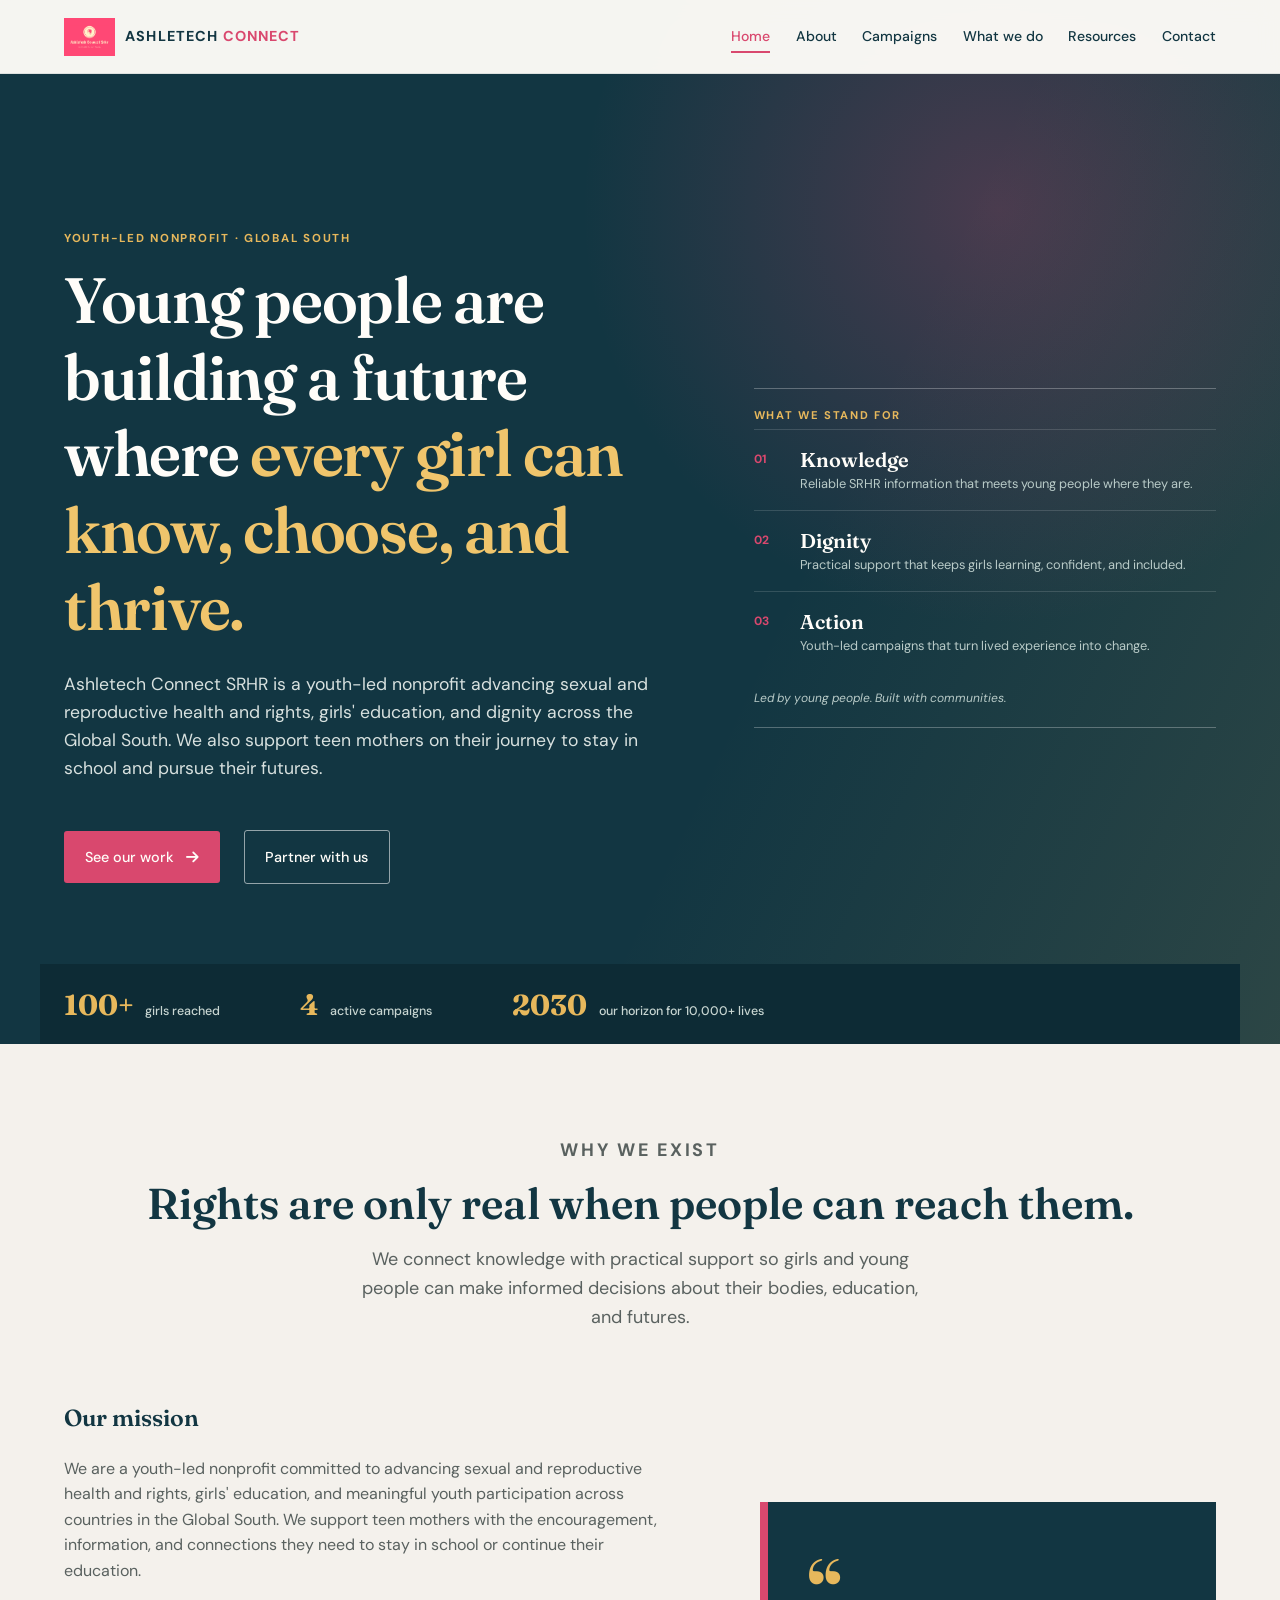
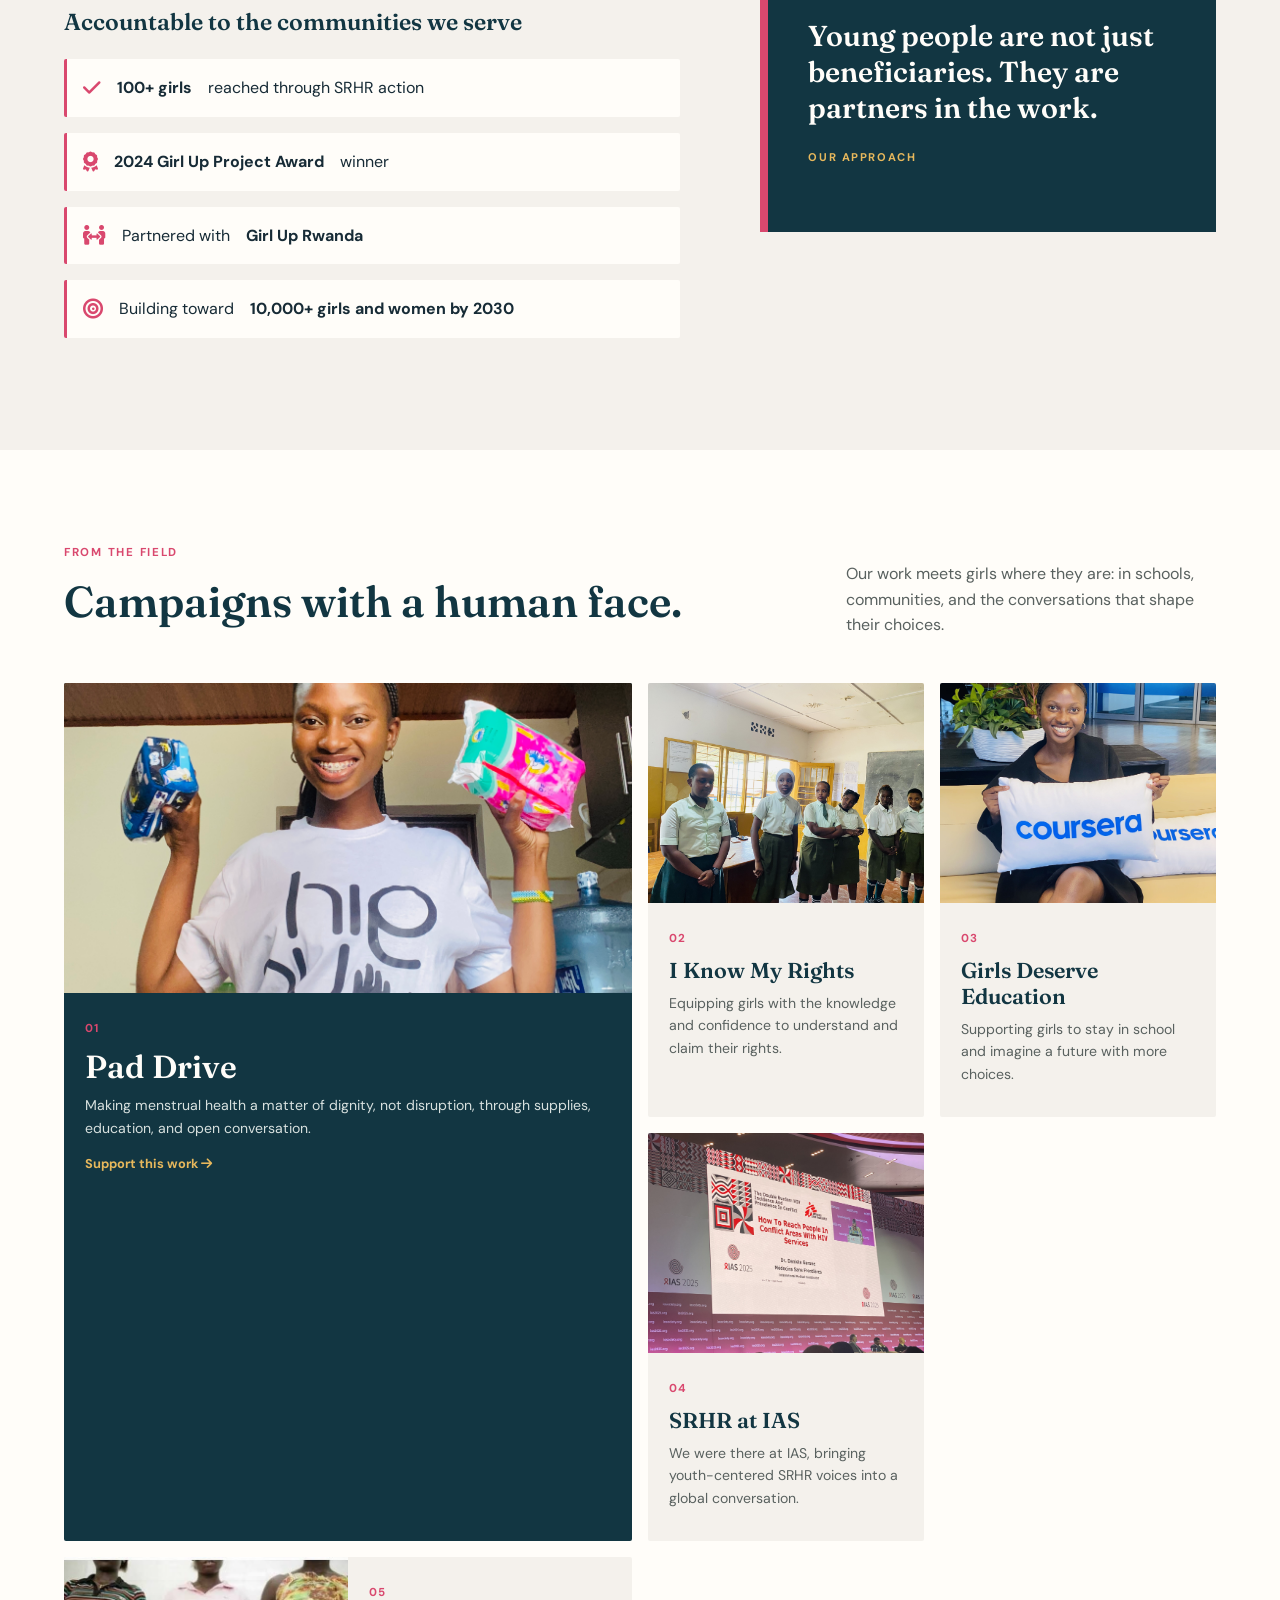
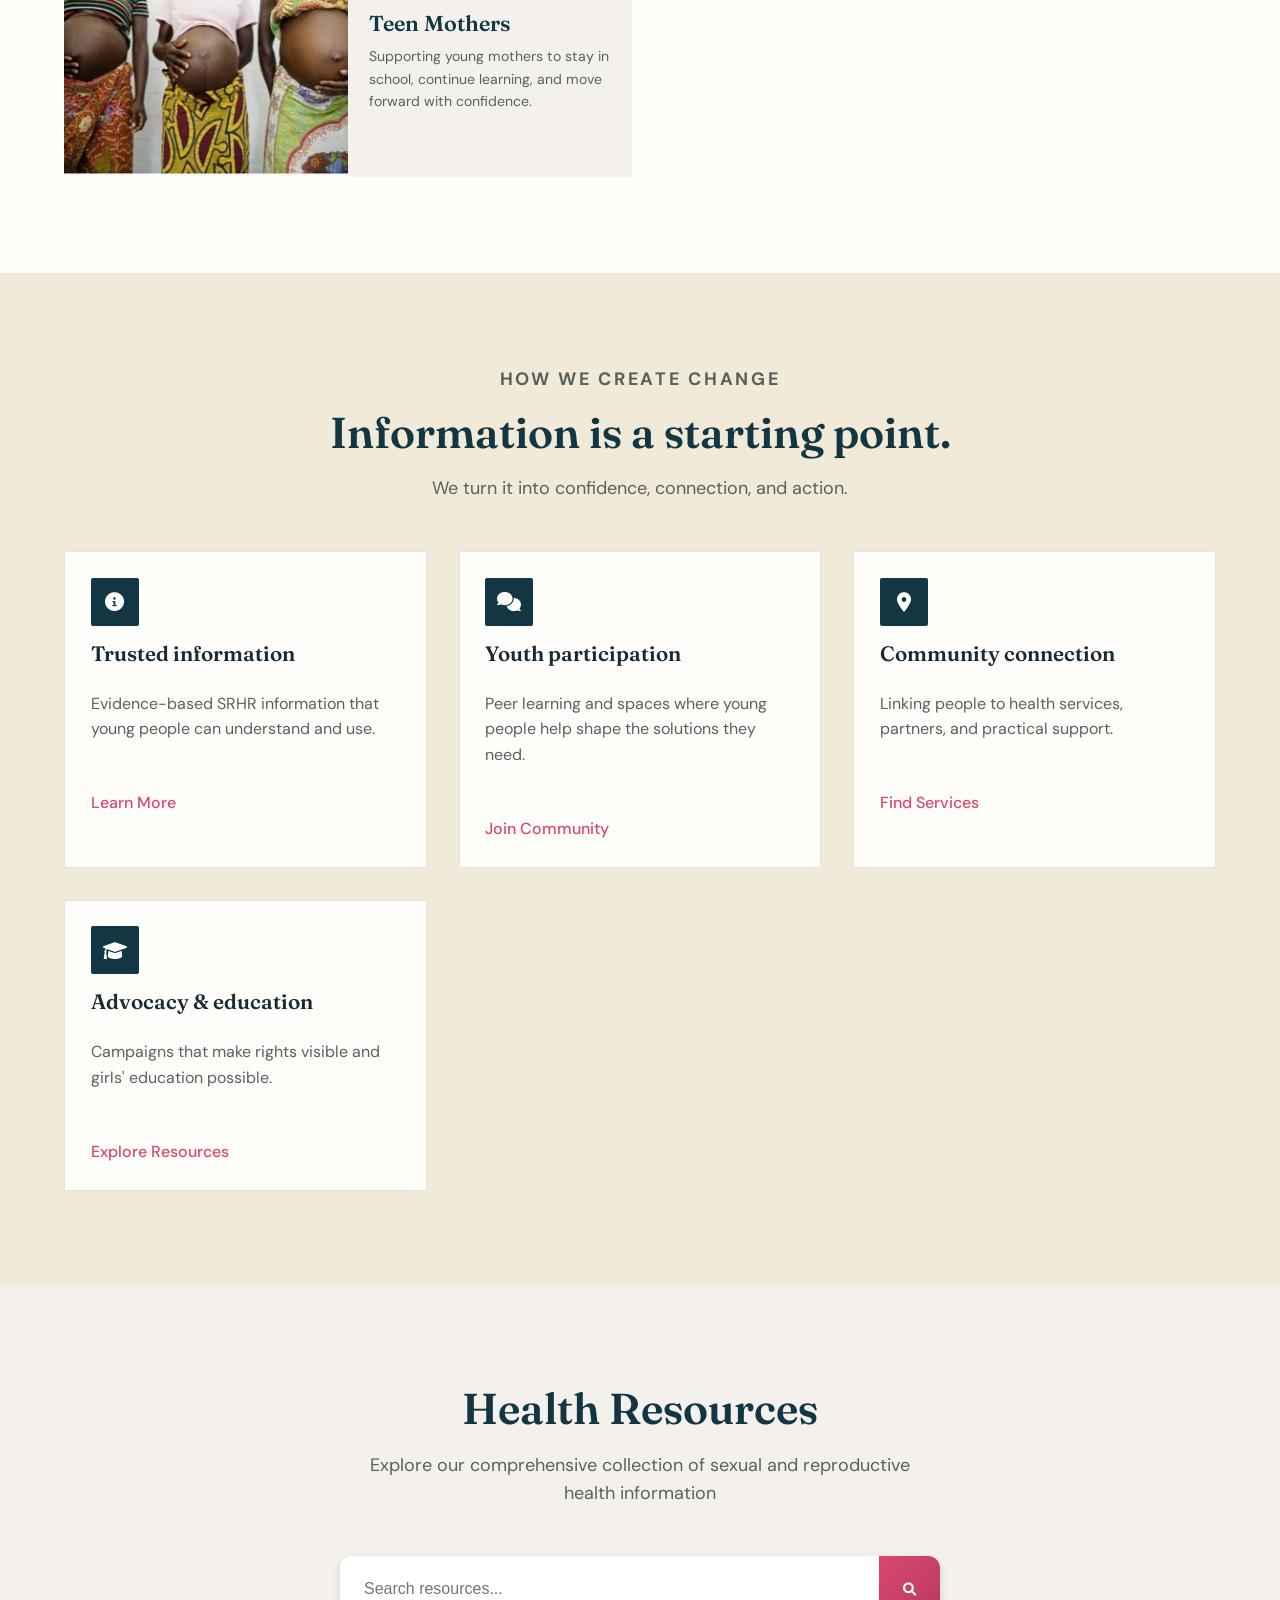
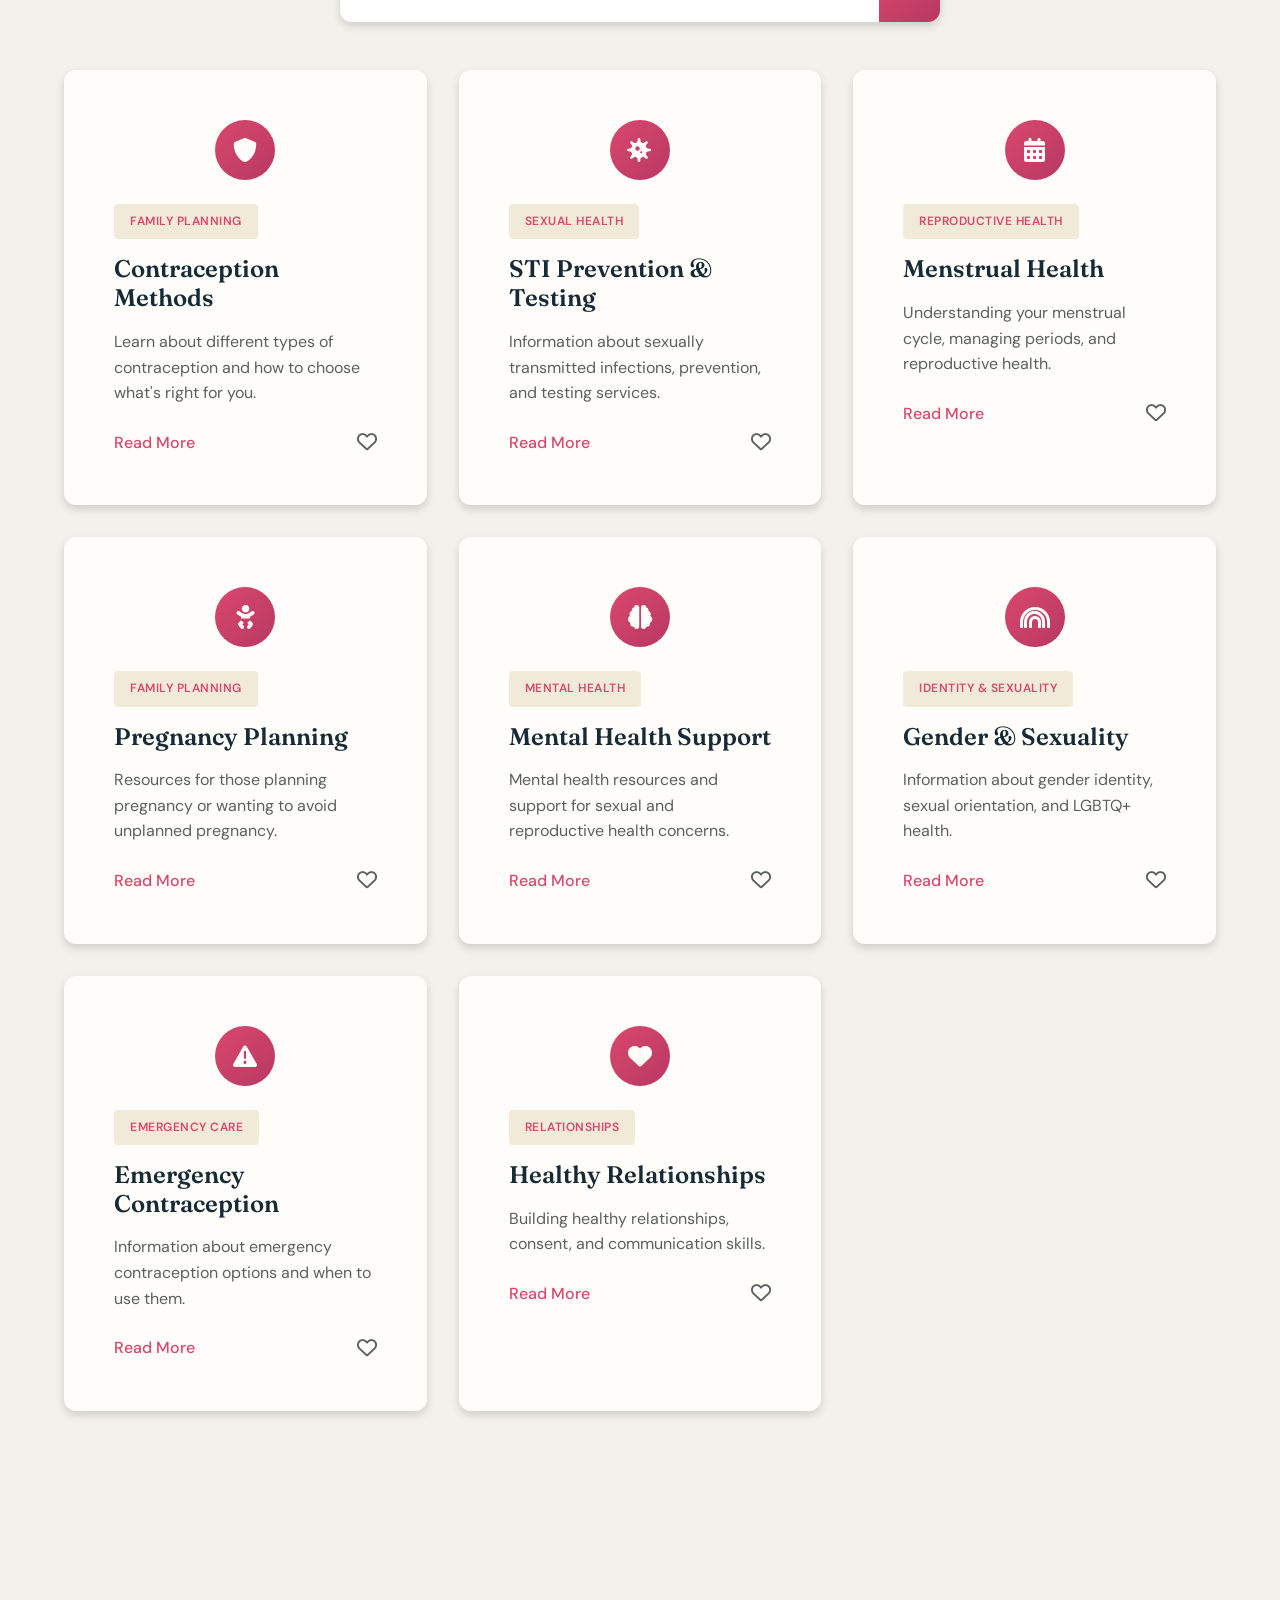
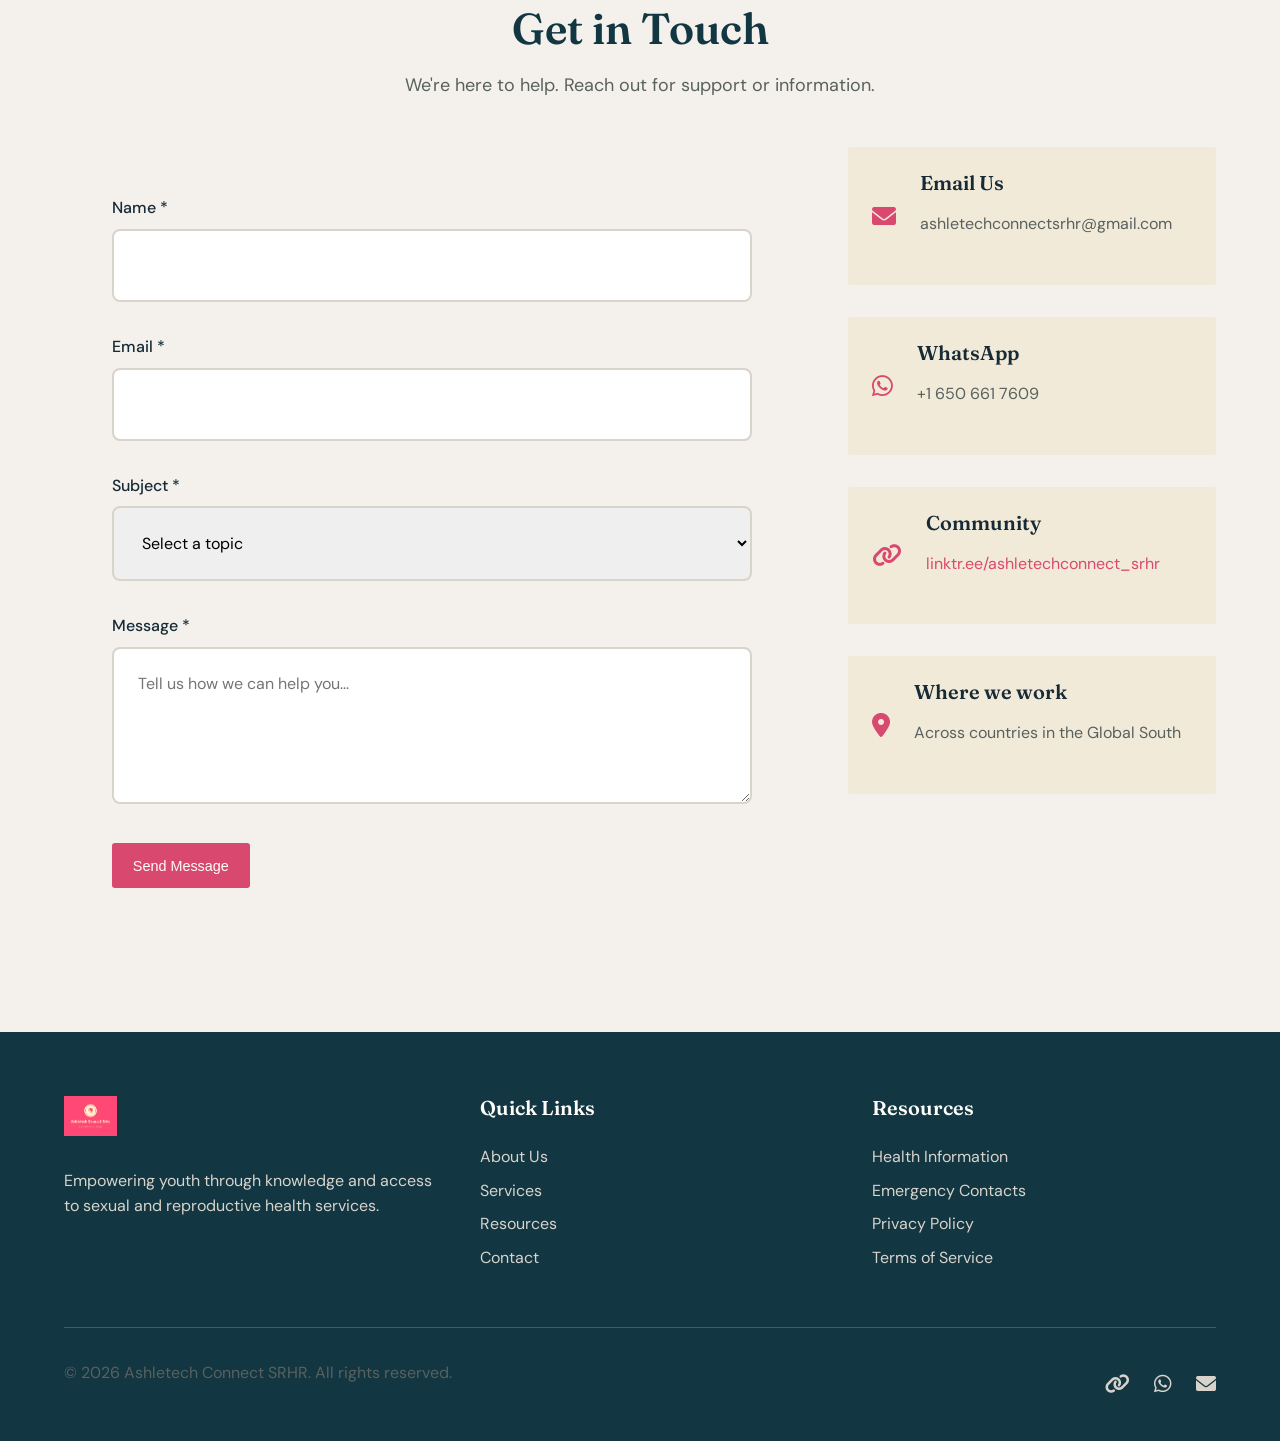
<file: index.html>
<!DOCTYPE html>
<html lang="en">
<head>
    <meta charset="UTF-8">
    <meta name="viewport" content="width=device-width, initial-scale=1.0">
    <title>Ashletech Connect SRHR | Knowledge. Dignity. Action.</title>
    <meta name="description" content="Ashletech Connect SRHR is a youth-led nonprofit advancing girls' education, rights, and sexual and reproductive health across the Global South.">
    <link rel="stylesheet" href="styles.css?v=20260825">
    <link rel="icon" href="Assets/ashletech-connect-srhr-high-resolution-logo.png" type="image/png">
    <link href="https://fonts.googleapis.com/css2?family=DM+Sans:wght@400;500;600;700&family=Fraunces:opsz,wght@9..144,600;9..144,700&display=swap" rel="stylesheet">
    <link href="https://cdnjs.cloudflare.com/ajax/libs/font-awesome/6.0.0/css/all.min.css" rel="stylesheet">
</head>
<body>
    <!-- Header/Navigation -->
    <header class="header">
        <nav class="nav">
            <div class="nav-container">
                <div class="logo">
                    <img src="Assets/ashletech-connect-srhr-high-resolution-logo.png" alt="Ashletech Connect SRHR Logo" class="logo-image">
                    <span class="logo-text">ASHLETECH <em>CONNECT</em></span>
                </div>
                <div class="nav-menu" id="nav-menu">
                    <a href="#home" class="nav-link active">Home</a>
                    <a href="#about" class="nav-link">About</a>
                    <a href="#campaigns" class="nav-link">Campaigns</a>
                    <a href="#services" class="nav-link">What we do</a>
                    <a href="#resources" class="nav-link">Resources</a>
                    <a href="#contact" class="nav-link">Contact</a>
                    <!-- Admin link hidden from public view -->
                </div>
                <div class="nav-toggle" id="nav-toggle">
                    <i class="fas fa-bars"></i>
                </div>
            </div>
        </nav>
    </header>

    <!-- Hero Section -->
    <section class="hero" id="home">
        <div class="hero-container">
            <div class="hero-content">
                <p class="eyebrow">YOUTH-LED NONPROFIT · GLOBAL SOUTH</p>
                <h1 class="hero-title">Young people are building a future where <span class="highlight">every girl can know, choose, and thrive.</span></h1>
                <p class="hero-subtitle">
                    Ashletech Connect SRHR is a youth-led nonprofit advancing sexual and reproductive health and rights, girls' education, and dignity across the Global South. We also support teen mothers on their journey to stay in school and pursue their futures.
                </p>
                <div class="hero-buttons">
                    <a href="#campaigns" class="btn btn-primary">See our work <i class="fas fa-arrow-right"></i></a>
                    <a href="#contact" class="btn btn-secondary">Partner with us</a>
                </div>
            </div>
            <aside class="hero-impact" aria-label="Our focus areas">
                <p class="hero-impact-label">WHAT WE STAND FOR</p>
                <div class="impact-line"><span>01</span><strong>Knowledge</strong><p>Reliable SRHR information that meets young people where they are.</p></div>
                <div class="impact-line"><span>02</span><strong>Dignity</strong><p>Practical support that keeps girls learning, confident, and included.</p></div>
                <div class="impact-line"><span>03</span><strong>Action</strong><p>Youth-led campaigns that turn lived experience into change.</p></div>
                <p class="hero-signature">Led by young people. Built with communities.</p>
            </aside>
        </div>
        <div class="hero-stats">
            <div class="stat">
                <div class="stat-number">100+</div><div class="stat-label">girls reached</div>
            </div>
            <div class="stat">
                <div class="stat-number">4</div><div class="stat-label">active campaigns</div>
            </div>
            <div class="stat">
                <div class="stat-number">2030</div><div class="stat-label">our horizon for 10,000+ lives</div>
            </div>
        </div>
    </section>

    <!-- About Section -->
    <section class="about" id="about">
        <div class="container">
            <div class="section-header">
                <p class="eyebrow">WHY WE EXIST</p><h2>Rights are only real when people can reach them.</h2>
                <p>We connect knowledge with practical support so girls and young people can make informed decisions about their bodies, education, and futures.</p>
            </div>
            <div class="about-content">
                <div class="about-text">
                    <h3>Our mission</h3>
                    <p>
                        We are a youth-led nonprofit committed to advancing sexual and reproductive health and rights, girls' education, and meaningful youth participation across countries in the Global South. We support teen mothers with the encouragement, information, and connections they need to stay in school or continue their education.
                    </p>
                    <h3>Accountable to the communities we serve</h3>
                    <ul class="feature-list">
                        <li><i class="fas fa-check"></i> <strong>100+ girls</strong> reached through SRHR action</li>
                        <li><i class="fas fa-award"></i> <strong>2024 Girl Up Project Award</strong> winner</li>
                        <li><i class="fas fa-people-arrows"></i> Partnered with <strong>Girl Up Rwanda</strong></li>
                        <li><i class="fas fa-bullseye"></i> Building toward <strong>10,000+ girls and women by 2030</strong></li>
                    </ul>

                </div>
                <div class="about-image">
                    <div class="about-statement">
                        <span class="statement-mark">“</span>
                        <p>Young people are not just beneficiaries. They are partners in the work.</p>
                        <span class="statement-source">OUR APPROACH</span>
                    </div>
                </div>
            </div>
        </div>
    </section>

    <section class="campaigns" id="campaigns">
        <div class="container">
            <div class="section-intro"><div><p class="eyebrow">FROM THE FIELD</p><h2>Campaigns with a human face.</h2></div><p>Our work meets girls where they are: in schools, communities, and the conversations that shape their choices.</p></div>
            <div class="campaign-grid">
                <article class="campaign-card campaign-feature"><img src="Assets/ashletechpad_drive.jpg" alt="Girls at an Ashletech Connect pad drive"><div class="campaign-copy"><span class="campaign-number">01</span><h3>Pad Drive</h3><p>Making menstrual health a matter of dignity, not disruption, through supplies, education, and open conversation.</p><a href="#contact">Support this work <i class="fas fa-arrow-right"></i></a></div></article>
                <article class="campaign-card"><img src="Assets/campaign-rights.jpg" alt="Girls learning about their rights at school"><div class="campaign-copy"><span class="campaign-number">02</span><h3>I Know My Rights</h3><p>Equipping girls with the knowledge and confidence to understand and claim their rights.</p></div></article>
                <article class="campaign-card"><img src="Assets/campaign-education.jpg" alt="Girls participating in education programming"><div class="campaign-copy"><span class="campaign-number">03</span><h3>Girls Deserve Education</h3><p>Supporting girls to stay in school and imagine a future with more choices.</p></div></article>
                <article class="campaign-card"><img src="Assets/campaign-ias.jpg" alt="Ashletech Connect at an IAS session"><div class="campaign-copy"><span class="campaign-number">04</span><h3>SRHR at IAS</h3><p>We were there at IAS, bringing youth-centered SRHR voices into a global conversation.</p></div></article>
                <article class="campaign-card campaign-wide"><img src="Assets/teenmothers.jpg" alt="Teen mothers taking part in support and education programming"><div class="campaign-copy"><span class="campaign-number">05</span><h3>Teen Mothers</h3><p>Supporting young mothers to stay in school, continue learning, and move forward with confidence.</p></div></article>
            </div>
        </div>
    </section>

    <!-- Services Section -->
    <section class="services" id="services">
        <div class="container">
            <div class="section-header">
                <p class="eyebrow">HOW WE CREATE CHANGE</p><h2>Information is a starting point.</h2>
                <p>We turn it into confidence, connection, and action.</p>
            </div>
            <div class="services-grid">
                <div class="service-card">
                    <div class="service-icon">
                        <i class="fas fa-info-circle"></i>
                    </div>
                    <h3>Trusted information</h3><p>Evidence-based SRHR information that young people can understand and use.</p>
                    <a href="#" class="service-link">Learn More</a>
                </div>
                <div class="service-card">
                    <div class="service-icon">
                        <i class="fas fa-comments"></i>
                    </div>
                    <h3>Youth participation</h3><p>Peer learning and spaces where young people help shape the solutions they need.</p>
                    <a href="#" class="service-link">Join Community</a>
                </div>
                <div class="service-card">
                    <div class="service-icon">
                        <i class="fas fa-map-marker-alt"></i>
                    </div>
                    <h3>Community connection</h3><p>Linking people to health services, partners, and practical support.</p>
                    <a href="#" class="service-link">Find Services</a>
                </div>
                <div class="service-card">
                    <div class="service-icon">
                        <i class="fas fa-graduation-cap"></i>
                    </div>
                    <h3>Advocacy & education</h3><p>Campaigns that make rights visible and girls' education possible.</p>
                    <a href="#" class="service-link">Explore Resources</a>
                </div>
            </div>
        </div>
    </section>

    <!-- Resources Section -->
    <section class="resources" id="resources">
        <div class="container">
            <div class="section-header">
                <h2>Health Resources</h2>
                <p>Explore our comprehensive collection of sexual and reproductive health information</p>
            </div>
            <div class="search-container">
                <input type="text" id="resource-search" placeholder="Search resources..." class="search-input">
                <button class="search-btn"><i class="fas fa-search"></i></button>
            </div>
            <div class="resources-grid" id="resources-grid">
                <!-- Resources will be populated by JavaScript -->
            </div>
        </div>
    </section>

    <div class="article-modal" id="article-modal" role="dialog" aria-modal="true" aria-labelledby="article-title" hidden>
        <div class="article-backdrop" data-close-article></div>
        <article class="article-reader">
            <button class="article-close" type="button" aria-label="Close article" data-close-article><i class="fas fa-times"></i></button>
            <p class="eyebrow" id="article-category"></p>
            <h2 id="article-title"></h2>
            <div class="article-content" id="article-content"></div>
            <p class="article-note"><i class="fas fa-info-circle"></i> This article is for education and does not replace confidential care from a qualified health professional.</p>
        </article>
    </div>

    <!-- Contact Section -->
    <section class="contact" id="contact">
        <div class="container">
            <div class="section-header">
                <h2>Get in Touch</h2>
                <p>We're here to help. Reach out for support or information.</p>
            </div>
            <div class="contact-content">
                <div class="contact-form">
                    <form id="contactForm" action="https://formspree.io/f/xrbarabn" method="POST">
                        <div class="form-group">
                            <label for="name">Name *</label>
                            <input type="text" id="name" name="name" required>
                        </div>
                        <div class="form-group">
                            <label for="email">Email *</label>
                            <input type="email" id="email" name="email" required>
                        </div>
                        <div class="form-group">
                            <label for="subject">Subject *</label>
                            <select id="subject" name="subject" required>
                                <option value="">Select a topic</option>
                                <option value="general">General Inquiry</option>
                                <option value="support">Need Support</option>
                                <option value="feedback">Feedback</option>
                                <option value="partnership">Partnership</option>
                                <option value="volunteer">Volunteer</option>
                            </select>
                        </div>
                        <div class="form-group">
                            <label for="message">Message *</label>
                            <textarea id="message" name="message" rows="5" required placeholder="Tell us how we can help you..."></textarea>
                        </div>

                        <!-- Formspree hidden fields for better spam protection -->
                        <input type="hidden" name="_subject" value="New Contact Form Submission - Ashletech Connect SRHR">
                        <input type="hidden" name="_next" value="thank-you.html">
                        <input type="hidden" name="_captcha" value="false">

                        <button type="submit" class="btn btn-primary" id="submitBtn">
                            <span id="btnText">Send Message</span>
                            <span id="btnLoading" style="display: none;">
                                <i class="fas fa-spinner fa-spin"></i> Sending...
                            </span>
                        </button>
                    </form>

                    <!-- Success/Error Messages -->
                    <div id="formMessage" style="display: none; margin-top: 1rem; padding: 1rem; border-radius: 8px;"></div>
                </div>
                <div class="contact-info">
                    <div class="contact-item">
                        <i class="fas fa-envelope"></i>
                        <div>
                            <h4>Email Us</h4>
                            <p>ashletechconnectsrhr@gmail.com</p>
                        </div>
                    </div>
                    <div class="contact-item">
                        <i class="fab fa-whatsapp"></i>
                        <div>
                            <h4>WhatsApp</h4>
                            <p>+1 650 661 7609</p>
                        </div>
                    </div>
                    <div class="contact-item">
                        <i class="fas fa-link"></i>
                        <div>
                            <h4>Community</h4>
                            <p><a href="https://linktr.ee/ashletechconnect_srhr" target="_blank" style="color: var(--primary-color); text-decoration: none;">linktr.ee/ashletechconnect_srhr</a></p>
                        </div>
                    </div>
                    <div class="contact-item">
                        <i class="fas fa-map-marker-alt"></i>
                        <div>
                            <h4>Where we work</h4>
                            <p>Across countries in the Global South</p>
                        </div>
                    </div>
                </div>
            </div>
        </div>
    </section>

    <!-- Footer -->
    <footer class="footer">
        <div class="container">
            <div class="footer-content">
                <div class="footer-logo">
                    <img src="Assets/ashletech-connect-srhr-high-resolution-logo.png" alt="Ashletech Connect SRHR Logo">
                    <p>Empowering youth through knowledge and access to sexual and reproductive health services.</p>
                </div>
                <div class="footer-links">
                    <div class="footer-section">
                        <h4>Quick Links</h4>
                        <ul>
                            <li><a href="#about">About Us</a></li>
                            <li><a href="#services">Services</a></li>
                            <li><a href="#resources">Resources</a></li>
                            <li><a href="#contact">Contact</a></li>
                        </ul>
                    </div>
                <div class="footer-section">
                    <h4>Resources</h4>
                    <ul>
                        <li><a href="#">Health Information</a></li>
                        <li><a href="#">Emergency Contacts</a></li>
                        <li><a href="#">Privacy Policy</a></li>
                        <li><a href="#">Terms of Service</a></li>
                    </ul>
                </div>
                </div>
            </div>
            <div class="footer-bottom">
                <p>&copy; 2026 Ashletech Connect SRHR. All rights reserved.</p>
                <div class="social-links">
                    <a href="https://linktr.ee/ashletechconnect_srhr" target="_blank" class="social-link" title="Our Community"><i class="fas fa-link"></i></a>
                    <a href="https://wa.me/16506617609" target="_blank" class="social-link" title="WhatsApp"><i class="fab fa-whatsapp"></i></a>
                    <a href="mailto:ashletechconnectsrhr@gmail.com" class="social-link" title="Email Us"><i class="fas fa-envelope"></i></a>
                </div>
            </div>
        </div>
    </footer>

    <script src="script.js?v=20260825"></script>

</body>
</html>
</file>
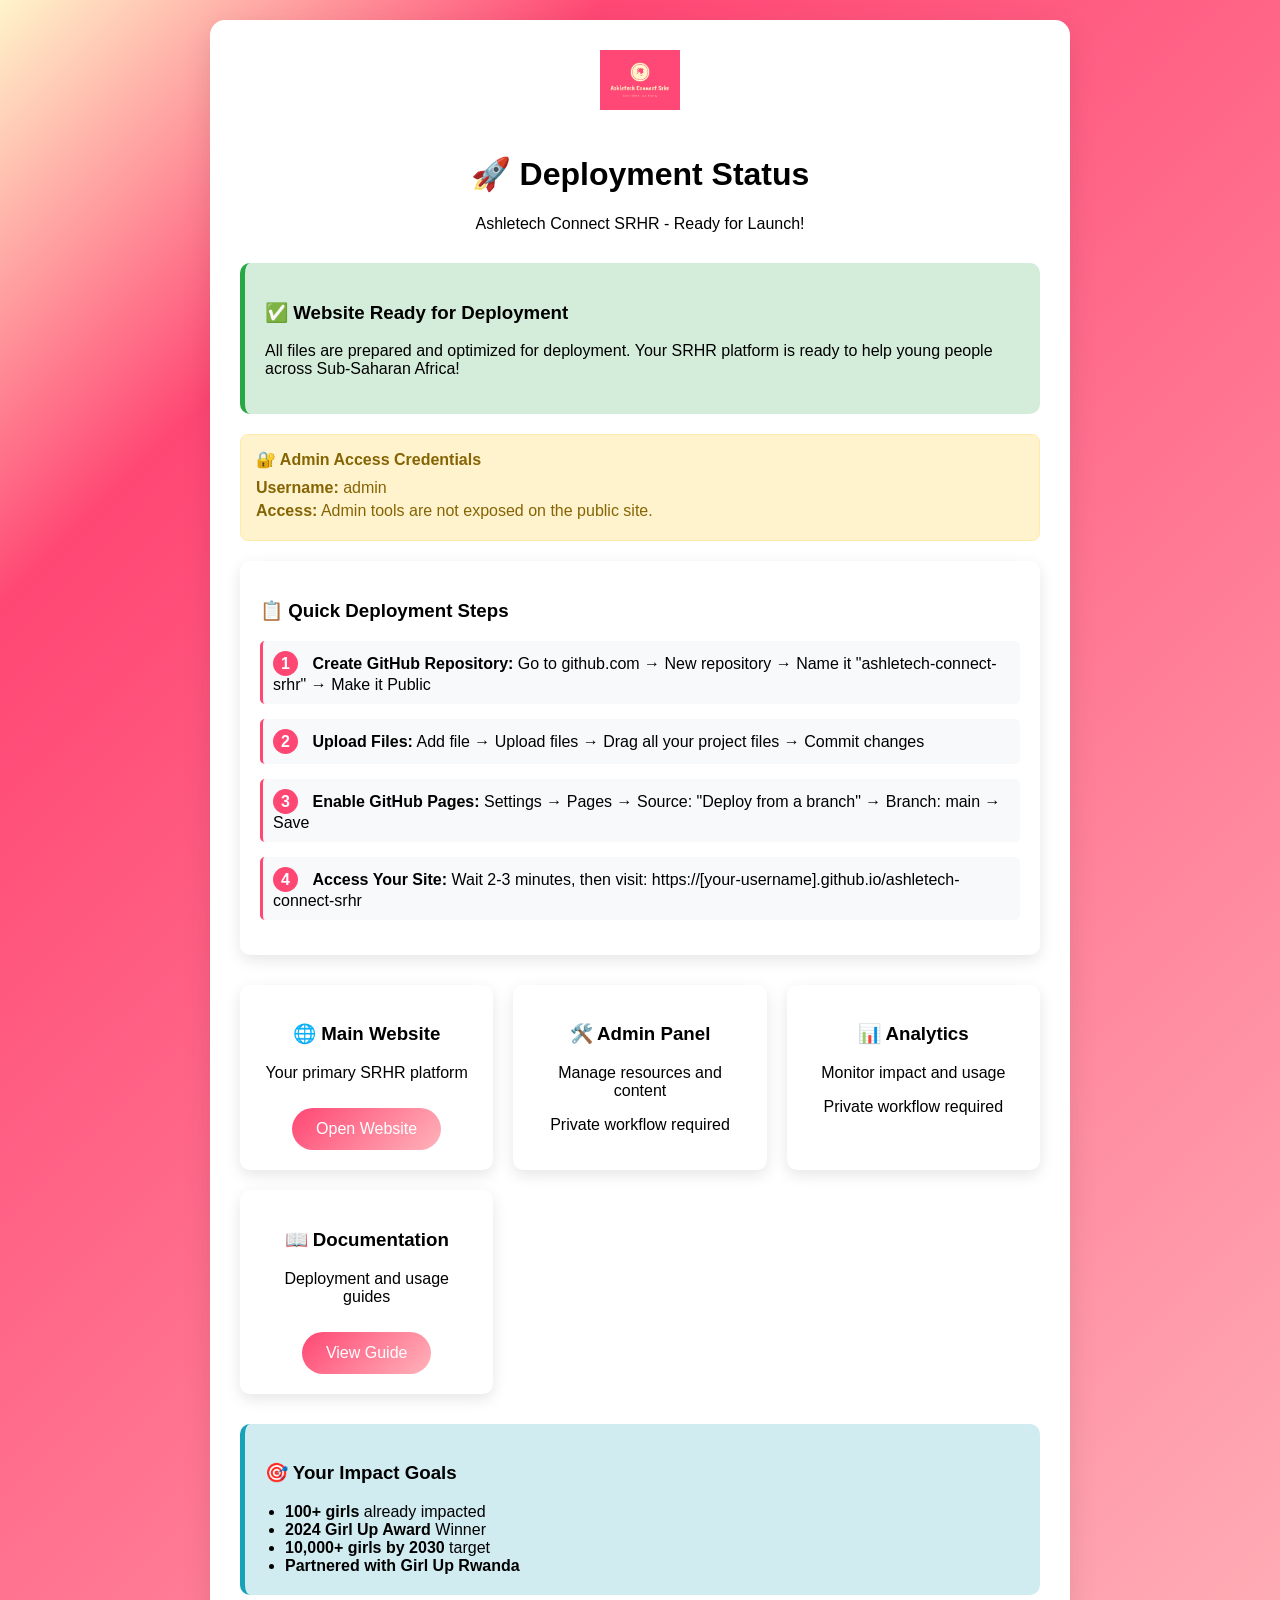
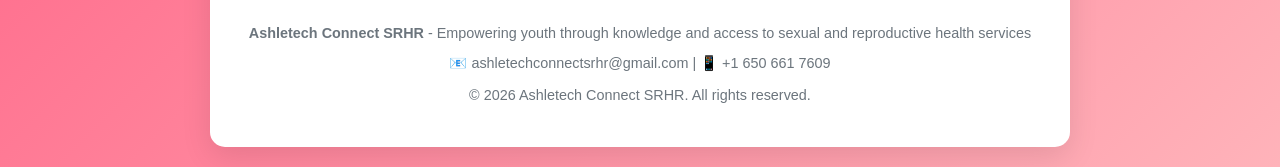
<file: deployment-status.html>
<!DOCTYPE html>
<html lang="en">
<head>
    <meta charset="UTF-8">
    <meta name="viewport" content="width=device-width, initial-scale=1.0">
    <title>Deployment Status - Ashletech Connect SRHR</title>
    <style>
        body {
            font-family: 'Inter', sans-serif;
            margin: 0;
            padding: 20px;
            background: linear-gradient(135deg, #fff4ca 0%, #ff4774 20%, #ffb3ba 100%);
            min-height: 100vh;
        }
        .container {
            max-width: 800px;
            margin: 0 auto;
            background: white;
            padding: 30px;
            border-radius: 15px;
            box-shadow: 0 10px 30px rgba(0,0,0,0.1);
        }
        .header {
            text-align: center;
            margin-bottom: 30px;
        }
        .logo {
            width: 80px;
            height: auto;
            margin-bottom: 20px;
        }
        .status-card {
            background: #f8f9fa;
            padding: 20px;
            border-radius: 10px;
            margin: 20px 0;
            border-left: 5px solid #ff4774;
        }
        .status-success {
            border-left-color: #28a745;
            background: #d4edda;
        }
        .status-info {
            border-left-color: #17a2b8;
            background: #d1ecf1;
        }
        .links-grid {
            display: grid;
            grid-template-columns: repeat(auto-fit, minmax(250px, 1fr));
            gap: 20px;
            margin: 30px 0;
        }
        .link-card {
            background: white;
            padding: 20px;
            border-radius: 10px;
            box-shadow: 0 5px 15px rgba(0,0,0,0.1);
            text-align: center;
            transition: transform 0.2s;
        }
        .link-card:hover {
            transform: translateY(-5px);
        }
        .link-card a {
            display: inline-block;
            padding: 12px 24px;
            background: linear-gradient(135deg, #ff4774 0%, #ffb3ba 100%);
            color: white;
            text-decoration: none;
            border-radius: 25px;
            font-weight: 500;
            margin-top: 10px;
            transition: all 0.2s;
        }
        .link-card a:hover {
            transform: scale(1.05);
            box-shadow: 0 5px 15px rgba(255, 71, 116, 0.3);
        }
        .credentials {
            background: #fff3cd;
            border: 1px solid #ffeaa7;
            padding: 15px;
            border-radius: 8px;
            margin: 20px 0;
        }
        .credentials h4 {
            margin: 0 0 10px 0;
            color: #856404;
        }
        .credentials p {
            margin: 5px 0;
            color: #856404;
        }
        .footer {
            text-align: center;
            margin-top: 30px;
            color: #6c757d;
            font-size: 0.9em;
        }
        .deployment-steps {
            background: white;
            padding: 20px;
            border-radius: 10px;
            margin: 20px 0;
            box-shadow: 0 5px 15px rgba(0,0,0,0.1);
        }
        .step {
            margin: 15px 0;
            padding: 10px;
            background: #f8f9fa;
            border-radius: 5px;
            border-left: 3px solid #ff4774;
        }
        .step-number {
            display: inline-block;
            width: 25px;
            height: 25px;
            background: #ff4774;
            color: white;
            border-radius: 50%;
            text-align: center;
            line-height: 25px;
            margin-right: 10px;
            font-weight: bold;
        }
    </style>
</head>
<body>
    <div class="container">
        <div class="header">
            <img src="Assets/ashletech-connect-srhr-high-resolution-logo.png" alt="Ashletech Connect SRHR" class="logo">
            <h1>🚀 Deployment Status</h1>
            <p>Ashletech Connect SRHR - Ready for Launch!</p>
        </div>

        <div class="status-card status-success">
            <h3>✅ Website Ready for Deployment</h3>
            <p>All files are prepared and optimized for deployment. Your SRHR platform is ready to help young people across Sub-Saharan Africa!</p>
        </div>

        <div class="credentials">
            <h4>🔐 Admin Access Credentials</h4>
            <p><strong>Username:</strong> admin</p>
            <p><strong>Access:</strong> Admin tools are not exposed on the public site.</p>
        </div>

        <div class="deployment-steps">
            <h3>📋 Quick Deployment Steps</h3>

            <div class="step">
                <span class="step-number">1</span>
                <strong>Create GitHub Repository:</strong> Go to github.com → New repository → Name it "ashletech-connect-srhr" → Make it Public
            </div>

            <div class="step">
                <span class="step-number">2</span>
                <strong>Upload Files:</strong> Add file → Upload files → Drag all your project files → Commit changes
            </div>

            <div class="step">
                <span class="step-number">3</span>
                <strong>Enable GitHub Pages:</strong> Settings → Pages → Source: "Deploy from a branch" → Branch: main → Save
            </div>

            <div class="step">
                <span class="step-number">4</span>
                <strong>Access Your Site:</strong> Wait 2-3 minutes, then visit: https://[your-username].github.io/ashletech-connect-srhr
            </div>
        </div>

        <div class="links-grid">
            <div class="link-card">
                <h3>🌐 Main Website</h3>
                <p>Your primary SRHR platform</p>
                <a href="index.html" target="_blank">Open Website</a>
            </div>

            <div class="link-card">
                <h3>🛠️ Admin Panel</h3>
                <p>Manage resources and content</p>
                <span>Private workflow required</span>
            </div>

            <div class="link-card">
                <h3>📊 Analytics</h3>
                <p>Monitor impact and usage</p>
                <span>Private workflow required</span>
            </div>

            <div class="link-card">
                <h3>📖 Documentation</h3>
                <p>Deployment and usage guides</p>
                <a href="DEPLOYMENT-GUIDE.md" target="_blank">View Guide</a>
            </div>
        </div>

        <div class="status-card status-info">
            <h3>🎯 Your Impact Goals</h3>
            <ul style="margin: 0; padding-left: 20px;">
                <li><strong>100+ girls</strong> already impacted</li>
                <li><strong>2024 Girl Up Award</strong> Winner</li>
                <li><strong>10,000+ girls by 2030</strong> target</li>
                <li><strong>Partnered with Girl Up Rwanda</strong></li>
            </ul>
        </div>

        <div class="footer">
            <p><strong>Ashletech Connect SRHR</strong> - Empowering youth through knowledge and access to sexual and reproductive health services</p>
            <p>📧 ashletechconnectsrhr@gmail.com | 📱 +1 650 661 7609</p>
            <p>© 2026 Ashletech Connect SRHR. All rights reserved.</p>
        </div>
    </div>

    <script>
        // Add some interactive features
        document.addEventListener('DOMContentLoaded', function() {
            // Add click tracking for deployment steps
            const steps = document.querySelectorAll('.step');
            steps.forEach((step, index) => {
                step.addEventListener('click', function() {
                    this.style.background = '#e3f2fd';
                    setTimeout(() => {
                        this.style.background = '#f8f9fa';
                    }, 200);
                });
            });

            // Add deployment status animation
            const statusCard = document.querySelector('.status-success');
            setTimeout(() => {
                statusCard.style.animation = 'pulse 2s infinite';
            }, 1000);
        });
    </script>
</body>
</html>
</file>
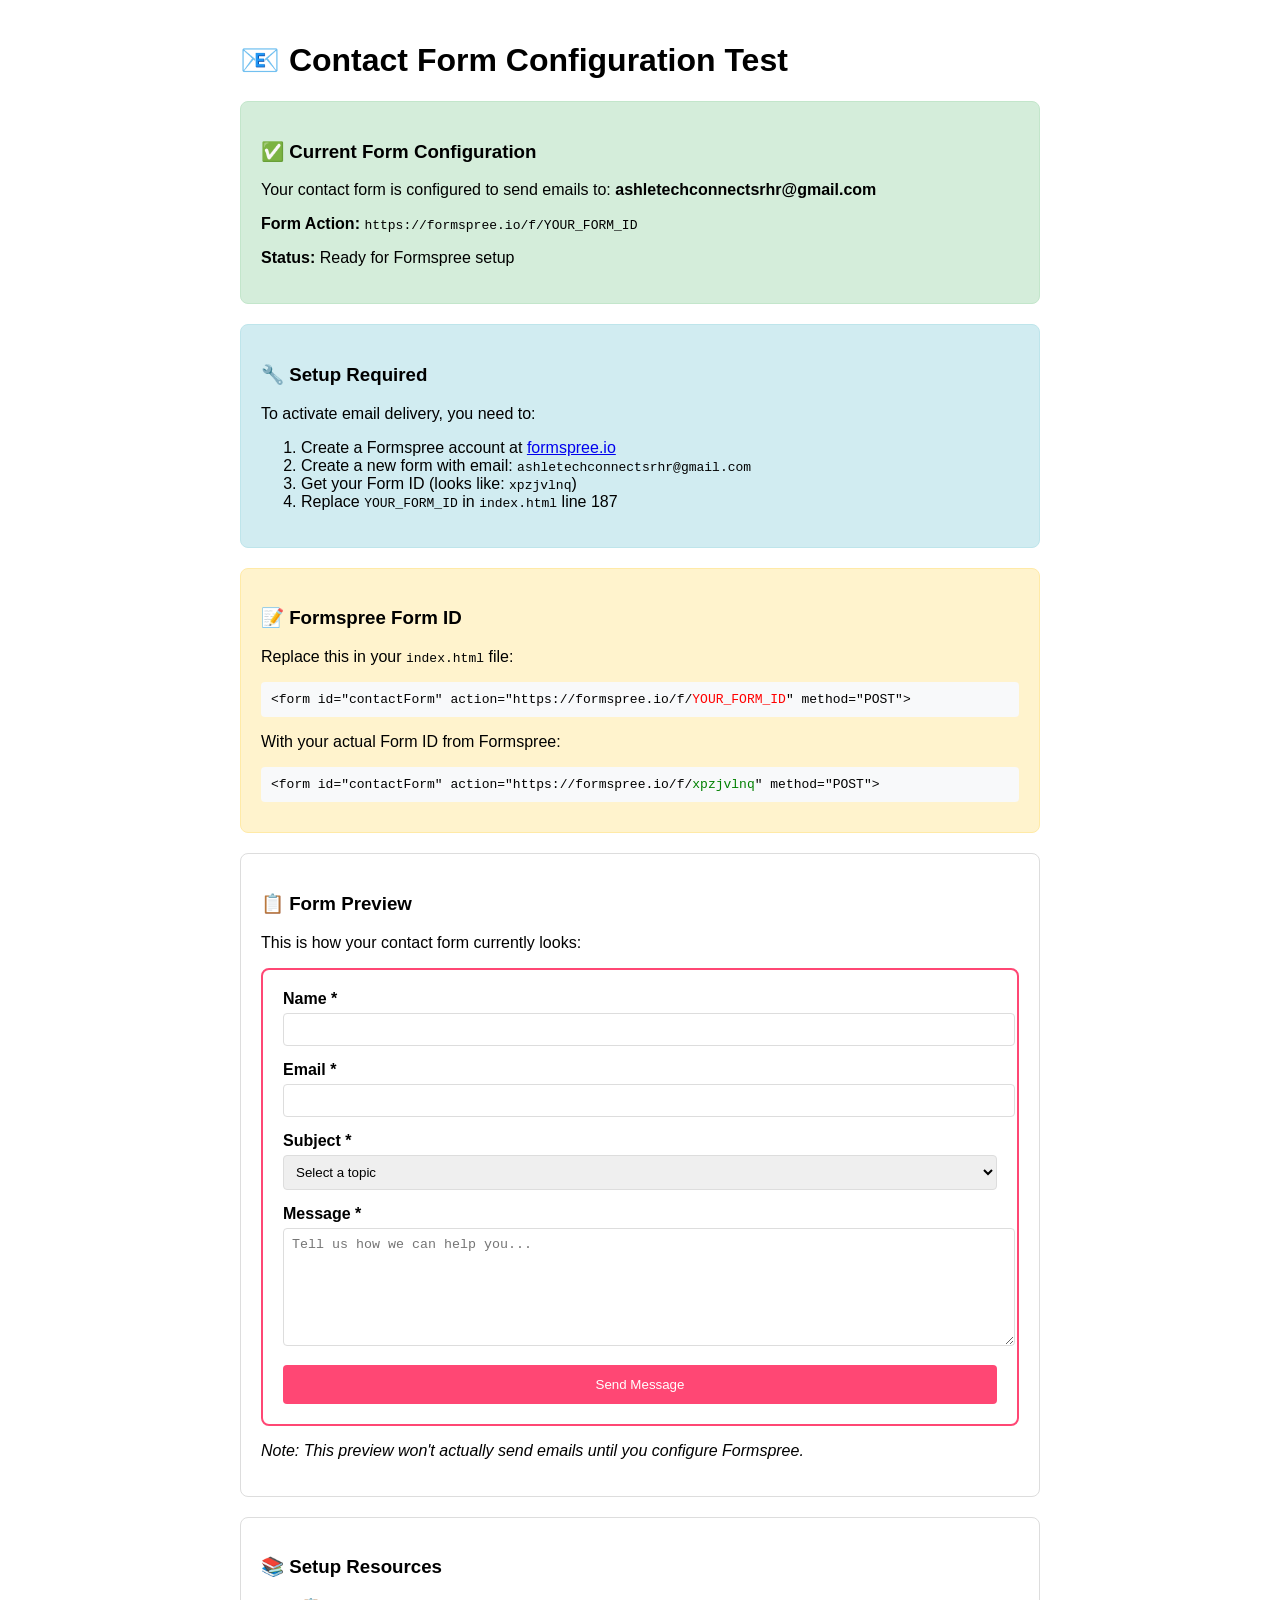
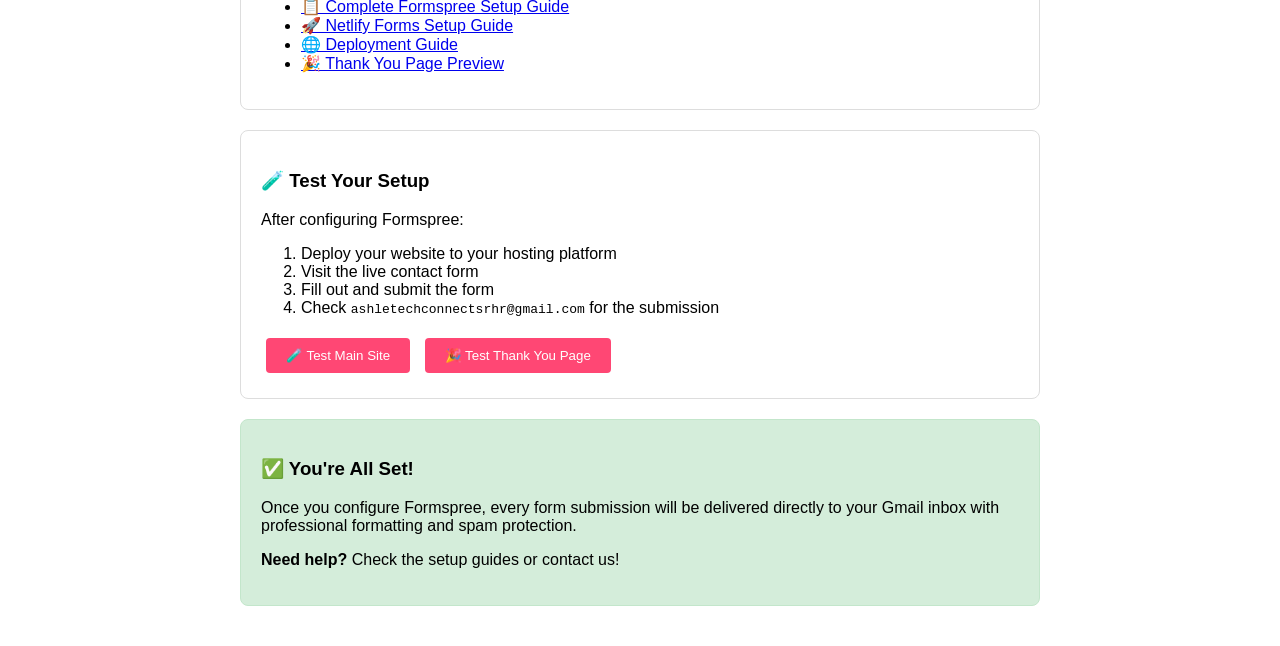
<file: form-test.html>
<!DOCTYPE html>
<html lang="en">
<head>
    <meta charset="UTF-8">
    <meta name="viewport" content="width=device-width, initial-scale=1.0">
    <title>Contact Form Test - Ashletech Connect SRHR</title>
    <style>
        body { font-family: Arial, sans-serif; padding: 20px; max-width: 800px; margin: 0 auto; }
        .test-section { margin: 20px 0; padding: 20px; border: 1px solid #ddd; border-radius: 8px; }
        .success { background: #d4edda; border-color: #c3e6cb; }
        .warning { background: #fff3cd; border-color: #ffeaa7; }
        .info { background: #d1ecf1; border-color: #bee5eb; }
        .code { background: #f8f9fa; padding: 10px; border-radius: 4px; font-family: monospace; margin: 10px 0; }
        .btn { background: #ff4774; color: white; padding: 10px 20px; border: none; border-radius: 4px; cursor: pointer; margin: 5px; }
        .btn:hover { background: #e63e5c; }
        .form-preview { background: white; padding: 20px; border: 2px solid #ff4774; border-radius: 8px; }
        .form-group { margin-bottom: 15px; }
        label { display: block; margin-bottom: 5px; font-weight: bold; }
        input, select, textarea { width: 100%; padding: 8px; border: 1px solid #ddd; border-radius: 4px; }
        textarea { height: 100px; }
        button[type="submit"] { background: #ff4774; color: white; padding: 12px; border: none; border-radius: 4px; cursor: pointer; width: 100%; }
        button[type="submit"]:hover { background: #e63e5c; }
    </style>
</head>
<body>
    <h1>📧 Contact Form Configuration Test</h1>

    <div class="test-section success">
        <h3>✅ Current Form Configuration</h3>
        <p>Your contact form is configured to send emails to: <strong>ashletechconnectsrhr@gmail.com</strong></p>
        <p><strong>Form Action:</strong> <code>https://formspree.io/f/YOUR_FORM_ID</code></p>
        <p><strong>Status:</strong> Ready for Formspree setup</p>
    </div>

    <div class="test-section info">
        <h3>🔧 Setup Required</h3>
        <p>To activate email delivery, you need to:</p>
        <ol>
            <li>Create a Formspree account at <a href="https://formspree.io" target="_blank">formspree.io</a></li>
            <li>Create a new form with email: <code>ashletechconnectsrhr@gmail.com</code></li>
            <li>Get your Form ID (looks like: <code>xpzjvlnq</code>)</li>
            <li>Replace <code>YOUR_FORM_ID</code> in <code>index.html</code> line 187</li>
        </ol>
    </div>

    <div class="test-section warning">
        <h3>📝 Formspree Form ID</h3>
        <p>Replace this in your <code>index.html</code> file:</p>
        <div class="code">
        &lt;form id="contactForm" action="https://formspree.io/f/<span style="color: red;">YOUR_FORM_ID</span>" method="POST"&gt;
        </div>
        <p>With your actual Form ID from Formspree:</p>
        <div class="code">
        &lt;form id="contactForm" action="https://formspree.io/f/<span style="color: green;">xpzjvlnq</span>" method="POST"&gt;
        </div>
    </div>

    <div class="test-section">
        <h3>📋 Form Preview</h3>
        <p>This is how your contact form currently looks:</p>

        <div class="form-preview">
            <form id="contactForm" action="https://formspree.io/f/YOUR_FORM_ID" method="POST">
                <div class="form-group">
                    <label for="name">Name *</label>
                    <input type="text" id="name" name="name" required>
                </div>
                <div class="form-group">
                    <label for="email">Email *</label>
                    <input type="email" id="email" name="email" required>
                </div>
                <div class="form-group">
                    <label for="subject">Subject *</label>
                    <select id="subject" name="subject" required>
                        <option value="">Select a topic</option>
                        <option value="general">General Inquiry</option>
                        <option value="support">Need Support</option>
                        <option value="feedback">Feedback</option>
                        <option value="partnership">Partnership</option>
                        <option value="volunteer">Volunteer</option>
                    </select>
                </div>
                <div class="form-group">
                    <label for="message">Message *</label>
                    <textarea id="message" name="message" rows="5" required placeholder="Tell us how we can help you..."></textarea>
                </div>

                <input type="hidden" name="_subject" value="New Contact Form Submission - Ashletech Connect SRHR">
                <input type="hidden" name="_next" value="thank-you.html">
                <input type="hidden" name="_captcha" value="false">

                <button type="submit" id="submitBtn">
                    <span id="btnText">Send Message</span>
                    <span id="btnLoading" style="display: none;">
                        <i class="fas fa-spinner fa-spin"></i> Sending...
                    </span>
                </button>
            </form>
        </div>

        <p><em>Note: This preview won't actually send emails until you configure Formspree.</em></p>
    </div>

    <div class="test-section">
        <h3>📚 Setup Resources</h3>
        <ul>
            <li><a href="FORMSPREE-SETUP.md" target="_blank">📋 Complete Formspree Setup Guide</a></li>
            <li><a href="NETLIFY-FORMS-SETUP.md" target="_blank">🚀 Netlify Forms Setup Guide</a></li>
            <li><a href="DEPLOYMENT-GUIDE.md" target="_blank">🌐 Deployment Guide</a></li>
            <li><a href="thank-you.html" target="_blank">🎉 Thank You Page Preview</a></li>
        </ul>
    </div>

    <div class="test-section">
        <h3>🧪 Test Your Setup</h3>
        <p>After configuring Formspree:</p>
        <ol>
            <li>Deploy your website to your hosting platform</li>
            <li>Visit the live contact form</li>
            <li>Fill out and submit the form</li>
            <li>Check <code>ashletechconnectsrhr@gmail.com</code> for the submission</li>
        </ol>
        <button onclick="window.open('index.html', '_blank')" class="btn">🧪 Test Main Site</button>
        <button onclick="window.open('thank-you.html', '_blank')" class="btn">🎉 Test Thank You Page</button>
    </div>

    <div class="test-section success">
        <h3>✅ You're All Set!</h3>
        <p>Once you configure Formspree, every form submission will be delivered directly to your Gmail inbox with professional formatting and spam protection.</p>
        <p><strong>Need help?</strong> Check the setup guides or contact us!</p>
    </div>
</body>
</html>
</file>
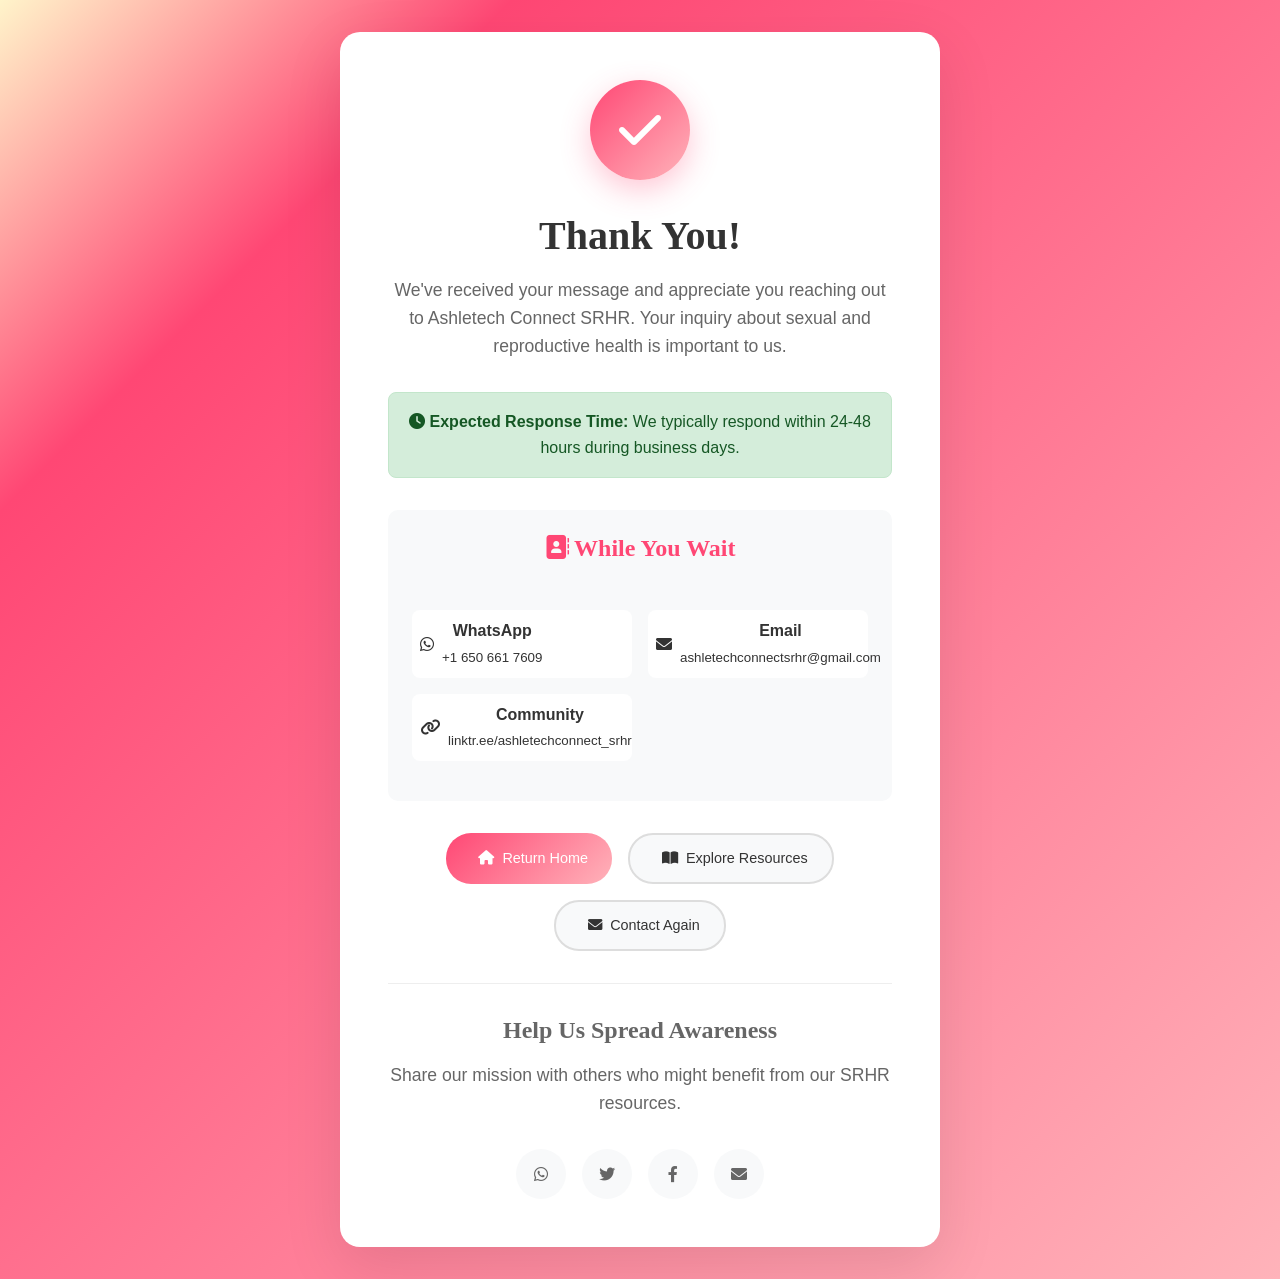
<file: thank-you.html>
<!DOCTYPE html>
<html lang="en">
<head>
    <meta charset="UTF-8">
    <meta name="viewport" content="width=device-width, initial-scale=1.0">
    <title>Thank You - Ashletech Connect SRHR</title>
    <meta name="description" content="Thank you for contacting Ashletech Connect SRHR. We have received your message and will get back to you soon.">
    <link rel="stylesheet" href="styles.css">
    <link rel="icon" href="Assets/ashletech-connect-srhr-high-resolution-logo.png" type="image/png">
    <link href="https://fonts.googleapis.com/css2?family=Inter:wght@300;400;500;600;700&display=swap" rel="stylesheet">
    <link href="https://cdnjs.cloudflare.com/ajax/libs/font-awesome/6.0.0/css/all.min.css" rel="stylesheet">
    <style>
        .thank-you-container {
            min-height: 100vh;
            display: flex;
            align-items: center;
            justify-content: center;
            background: linear-gradient(135deg, #fff4ca 0%, #ff4774 20%, #ffb3ba 100%);
            padding: 2rem;
        }
        .thank-you-card {
            background: white;
            border-radius: 20px;
            box-shadow: 0 20px 60px rgba(0,0,0,0.1);
            padding: 3rem;
            text-align: center;
            max-width: 600px;
            width: 100%;
        }
        .success-icon {
            width: 100px;
            height: 100px;
            background: linear-gradient(135deg, #ff4774 0%, #ffb3ba 100%);
            border-radius: 50%;
            display: flex;
            align-items: center;
            justify-content: center;
            margin: 0 auto 2rem;
            font-size: 3rem;
            color: white;
            box-shadow: 0 10px 30px rgba(255, 71, 116, 0.3);
        }
        .thank-you-card h1 {
            color: #333;
            margin-bottom: 1rem;
            font-size: 2.5rem;
        }
        .thank-you-card p {
            color: #666;
            font-size: 1.1rem;
            line-height: 1.6;
            margin-bottom: 2rem;
        }
        .contact-info {
            background: #f8f9fa;
            padding: 1.5rem;
            border-radius: 10px;
            margin: 2rem 0;
        }
        .contact-info h3 {
            color: #ff4774;
            margin-bottom: 1rem;
        }
        .contact-methods {
            display: grid;
            grid-template-columns: repeat(auto-fit, minmax(200px, 1fr));
            gap: 1rem;
            margin-bottom: 1rem;
        }
        .contact-method {
            display: flex;
            align-items: center;
            gap: 0.5rem;
            padding: 0.5rem;
            background: white;
            border-radius: 8px;
            text-decoration: none;
            color: #333;
            transition: all 0.2s;
        }
        .contact-method:hover {
            transform: translateY(-2px);
            box-shadow: 0 5px 15px rgba(0,0,0,0.1);
        }
        .response-time {
            background: #d4edda;
            color: #155724;
            padding: 1rem;
            border-radius: 8px;
            margin: 1.5rem 0;
            border: 1px solid #c3e6cb;
        }
        .actions {
            display: flex;
            gap: 1rem;
            justify-content: center;
            flex-wrap: wrap;
        }
        .btn {
            padding: 12px 24px;
            border: none;
            border-radius: 25px;
            text-decoration: none;
            font-weight: 500;
            transition: all 0.2s;
            display: inline-flex;
            align-items: center;
            gap: 0.5rem;
        }
        .btn-primary {
            background: linear-gradient(135deg, #ff4774 0%, #ffb3ba 100%);
            color: white;
        }
        .btn-primary:hover {
            transform: translateY(-2px);
            box-shadow: 0 5px 15px rgba(255, 71, 116, 0.3);
        }
        .btn-secondary {
            background: #f8f9fa;
            color: #333;
            border: 2px solid #ddd;
        }
        .btn-secondary:hover {
            background: #e9ecef;
            border-color: #adb5bd;
        }
        .social-share {
            margin-top: 2rem;
            padding-top: 2rem;
            border-top: 1px solid #eee;
        }
        .social-share h3 {
            color: #666;
            margin-bottom: 1rem;
        }
        .social-links {
            display: flex;
            justify-content: center;
            gap: 1rem;
        }
        .social-links a {
            width: 50px;
            height: 50px;
            border-radius: 50%;
            background: #f8f9fa;
            display: flex;
            align-items: center;
            justify-content: center;
            color: #666;
            text-decoration: none;
            transition: all 0.2s;
        }
        .social-links a:hover {
            transform: scale(1.1);
            background: #ff4774;
            color: white;
        }
        @media (max-width: 768px) {
            .thank-you-card {
                padding: 2rem;
                margin: 1rem;
            }
            .thank-you-card h1 {
                font-size: 2rem;
            }
            .actions {
                flex-direction: column;
                align-items: center;
            }
            .contact-methods {
                grid-template-columns: 1fr;
            }
        }
    </style>
</head>
<body>
    <div class="thank-you-container">
        <div class="thank-you-card">
            <div class="success-icon">
                <i class="fas fa-check"></i>
            </div>

            <h1>Thank You!</h1>

            <p>
                We've received your message and appreciate you reaching out to Ashletech Connect SRHR.
                Your inquiry about sexual and reproductive health is important to us.
            </p>

            <div class="response-time">
                <i class="fas fa-clock"></i>
                <strong>Expected Response Time:</strong> We typically respond within 24-48 hours during business days.
            </div>

            <div class="contact-info">
                <h3><i class="fas fa-address-book"></i> While You Wait</h3>
                <div class="contact-methods">
                    <a href="https://wa.me/16506617609" class="contact-method" target="_blank">
                        <i class="fab fa-whatsapp"></i>
                        <div>
                            <strong>WhatsApp</strong><br>
                            <small>+1 650 661 7609</small>
                        </div>
                    </a>
                    <a href="mailto:ashletechconnectsrhr@gmail.com" class="contact-method">
                        <i class="fas fa-envelope"></i>
                        <div>
                            <strong>Email</strong><br>
                            <small>ashletechconnectsrhr@gmail.com</small>
                        </div>
                    </a>
                    <a href="https://linktr.ee/ashletechconnect_srhr" class="contact-method" target="_blank">
                        <i class="fas fa-link"></i>
                        <div>
                            <strong>Community</strong><br>
                            <small>linktr.ee/ashletechconnect_srhr</small>
                        </div>
                    </a>
                </div>
            </div>

            <div class="actions">
                <a href="index.html" class="btn btn-primary">
                    <i class="fas fa-home"></i> Return Home
                </a>
                <a href="index.html#resources" class="btn btn-secondary">
                    <i class="fas fa-book-open"></i> Explore Resources
                </a>
                <a href="index.html#contact" class="btn btn-secondary">
                    <i class="fas fa-envelope"></i> Contact Again
                </a>
            </div>

            <div class="social-share">
                <h3>Help Us Spread Awareness</h3>
                <p>Share our mission with others who might benefit from our SRHR resources.</p>
                <div class="social-links">
                    <a href="https://wa.me/?text=Check out Ashletech Connect SRHR for reliable sexual and reproductive health information: https://your-domain.com" target="_blank" title="Share on WhatsApp">
                        <i class="fab fa-whatsapp"></i>
                    </a>
                    <a href="https://twitter.com/intent/tweet?text=Empowering youth with SRHR knowledge - Ashletech Connect: https://your-domain.com" target="_blank" title="Share on Twitter">
                        <i class="fab fa-twitter"></i>
                    </a>
                    <a href="https://www.facebook.com/sharer/sharer.php?u=https://your-domain.com" target="_blank" title="Share on Facebook">
                        <i class="fab fa-facebook-f"></i>
                    </a>
                    <a href="mailto:?subject=Check out Ashletech Connect SRHR&body=I found this great resource for sexual and reproductive health information: https://your-domain.com" title="Share via Email">
                        <i class="fas fa-envelope"></i>
                    </a>
                </div>
            </div>
        </div>
    </div>

    <script>
        // Add some interactive elements
        document.addEventListener('DOMContentLoaded', function() {
            // Add click tracking for better user experience
            const contactMethods = document.querySelectorAll('.contact-method');
            contactMethods.forEach(method => {
                method.addEventListener('click', function() {
                    // Could add analytics tracking here
                    console.log('Contact method clicked:', this.textContent.trim());
                });
            });

            // Add animation to success icon
            const successIcon = document.querySelector('.success-icon');
            setTimeout(() => {
                successIcon.style.animation = 'bounce 1s ease-in-out';
            }, 500);

            // Add confetti effect (optional)
            createConfetti();
        });

        function createConfetti() {
            const colors = ['#ff4774', '#ffb3ba', '#fff4ca', '#ff6b6b', '#ffd93d'];

            for (let i = 0; i < 50; i++) {
                setTimeout(() => {
                    const confetti = document.createElement('div');
                    confetti.style.position = 'fixed';
                    confetti.style.width = '10px';
                    confetti.style.height = '10px';
                    confetti.style.background = colors[Math.floor(Math.random() * colors.length)];
                    confetti.style.borderRadius = '50%';
                    confetti.style.top = '-10px';
                    confetti.style.left = Math.random() * 100 + 'vw';
                    confetti.style.zIndex = '9999';
                    confetti.style.pointerEvents = 'none';

                    document.body.appendChild(confetti);

                    const animation = confetti.animate([
                        { transform: 'translateY(0px) rotate(0deg)', opacity: 1 },
                        { transform: 'translateY(100vh) rotate(720deg)', opacity: 0 }
                    ], {
                        duration: 3000 + Math.random() * 2000,
                        easing: 'ease-out'
                    });

                    animation.onfinish = () => {
                        confetti.remove();
                    };
                }, i * 100);
            }
        }
    </script>
</body>
</html>
</file>
<file: styles.css>
/* Reset and Base Styles */
* {
    margin: 0;
    padding: 0;
    box-sizing: border-box;
}

:root {
    /* Primary Colors */
    --primary-color: #ff4774;
    --secondary-color: #fff4ca;
    --accent-color: #ffb3ba;

    /* Neutral Colors */
    --white: #ffffff;
    --light-gray: #f8f9fa;
    --medium-gray: #e9ecef;
    --dark-gray: #6c757d;
    --text-dark: #212529;

    /* Gradients */
    --gradient-primary: linear-gradient(135deg, #ff4774 0%, #ffb3ba 100%);
    --gradient-secondary: linear-gradient(135deg, #fff4ca 0%, #ffeaa7 100%);
    --gradient-accent: linear-gradient(135deg, #ffeaa7 0%, #ff4774 100%);

    /* Shadows */
    --shadow-sm: 0 2px 4px rgba(0, 0, 0, 0.1);
    --shadow-md: 0 4px 8px rgba(0, 0, 0, 0.15);
    --shadow-lg: 0 8px 32px rgba(0, 0, 0, 0.2);

    /* Spacing */
    --spacing-xs: 0.5rem;
    --spacing-sm: 1rem;
    --spacing-md: 1.5rem;
    --spacing-lg: 2rem;
    --spacing-xl: 3rem;
    --spacing-xxl: 4rem;

    /* Border Radius */
    --border-radius-sm: 4px;
    --border-radius-md: 8px;
    --border-radius-lg: 12px;
    --border-radius-xl: 16px;

    /* Transitions */
    --transition-fast: 0.2s ease;
    --transition-normal: 0.3s ease;
    --transition-slow: 0.5s ease;
}

body {
    font-family: 'Inter', sans-serif;
    line-height: 1.6;
    color: var(--text-dark);
    background-color: var(--white);
    overflow-x: hidden;
}

/* Typography */
h1, h2, h3, h4, h5, h6 {
    font-weight: 600;
    line-height: 1.2;
    margin-bottom: var(--spacing-sm);
}

h1 { font-size: 2.5rem; }
h2 { font-size: 2rem; }
h3 { font-size: 1.5rem; }
h4 { font-size: 1.25rem; }

p {
    margin-bottom: var(--spacing-md);
    color: var(--dark-gray);
}

/* Utility Classes */
.container {
    max-width: 1200px;
    margin: 0 auto;
    padding: 0 var(--spacing-md);
}

.btn {
    display: inline-block;
    padding: var(--spacing-sm) var(--spacing-lg);
    border: none;
    border-radius: var(--border-radius-md);
    font-weight: 500;
    text-decoration: none;
    cursor: pointer;
    transition: all var(--transition-normal);
    font-size: 1rem;
}

.btn-primary {
    background: var(--gradient-primary);
    color: var(--white);
    box-shadow: var(--shadow-md);
}

.btn-primary:hover {
    transform: translateY(-2px);
    box-shadow: var(--shadow-lg);
}

.btn-secondary {
    background: var(--gradient-secondary);
    color: var(--text-dark);
    border: 2px solid var(--primary-color);
}

.btn-secondary:hover {
    background: var(--primary-color);
    color: var(--white);
    transform: translateY(-2px);
}

/* Header & Navigation */
.header {
    position: fixed;
    top: 0;
    left: 0;
    right: 0;
    background: rgba(255, 255, 255, 0.95);
    backdrop-filter: blur(10px);
    z-index: 1000;
    box-shadow: var(--shadow-sm);
}

.nav {
    padding: var(--spacing-sm) 0;
}

.nav-container {
    display: flex;
    justify-content: space-between;
    align-items: center;
    max-width: 1200px;
    margin: 0 auto;
    padding: 0 var(--spacing-md);
}

.logo {
    display: flex;
    align-items: center;
    gap: var(--spacing-sm);
}

.logo-image {
    height: 40px;
    width: auto;
}

.logo-text {
    font-weight: 700;
    font-size: 1.25rem;
    color: var(--primary-color);
}

.nav-menu {
    display: flex;
    gap: var(--spacing-lg);
}

.nav-link {
    text-decoration: none;
    color: var(--text-dark);
    font-weight: 500;
    transition: color var(--transition-fast);
    position: relative;
}

.nav-link:hover,
.nav-link.active {
    color: var(--primary-color);
}


.nav-link::after {
    content: '';
    position: absolute;
    bottom: -5px;
    left: 0;
    width: 0;
    height: 2px;
    background: var(--gradient-primary);
    transition: width var(--transition-normal);
}

.nav-link:hover::after,
.nav-link.active::after {
    width: 100%;
}

.nav-toggle {
    display: none;
    cursor: pointer;
    font-size: 1.25rem;
    color: var(--text-dark);
}

/* Hero Section */
.hero {
    min-height: 100vh;
    background: var(--gradient-secondary);
    display: flex;
    flex-direction: column;
    justify-content: center;
    align-items: center;
    text-align: center;
    position: relative;
    overflow: hidden;
}

.hero::before {
    content: '';
    position: absolute;
    top: 0;
    left: 0;
    right: 0;
    bottom: 0;
    background: url('data:image/svg+xml,<svg xmlns="http://www.w3.org/2000/svg" viewBox="0 0 100 100"><circle cx="20" cy="20" r="2" fill="%23ff4774"/><circle cx="80" cy="30" r="1" fill="%23ff4774"/><circle cx="40" cy="70" r="1.5" fill="%23ffb3ba"/></svg>') repeat;
    opacity: 0.1;
    pointer-events: none;
}

.hero-container {
    display: grid;
    grid-template-columns: 1fr 1fr;
    gap: var(--spacing-xxl);
    align-items: center;
    max-width: 1200px;
    width: 100%;
    padding: var(--spacing-xxl);
    position: relative;
    z-index: 1;
}

.hero-content {
    text-align: left;
}

.hero-title {
    font-size: 3rem;
    margin-bottom: var(--spacing-lg);
    color: var(--text-dark);
}

.highlight {
    background: var(--gradient-primary);
    -webkit-background-clip: text;
    -webkit-text-fill-color: transparent;
    background-clip: text;
}

.hero-subtitle {
    font-size: 1.25rem;
    margin-bottom: var(--spacing-xl);
    color: var(--dark-gray);
}

.hero-buttons {
    display: flex;
    gap: var(--spacing-md);
}

.hero-image {
    display: flex;
    justify-content: center;
    align-items: center;
}

.hero-illustration {
    width: 300px;
    height: 300px;
    background: var(--gradient-primary);
    border-radius: 50%;
    display: flex;
    align-items: center;
    justify-content: center;
    font-size: 8rem;
    color: var(--white);
    box-shadow: var(--shadow-lg);
    animation: pulse 2s infinite;
}

@keyframes pulse {
    0% { transform: scale(1); }
    50% { transform: scale(1.05); }
    100% { transform: scale(1); }
}

.hero-stats {
    display: flex;
    justify-content: center;
    gap: var(--spacing-xl);
    margin-top: var(--spacing-xl);
    padding: var(--spacing-lg) 0;
    background: rgba(255, 255, 255, 0.8);
    backdrop-filter: blur(10px);
    border-radius: var(--border-radius-xl);
    box-shadow: var(--shadow-md);
}

.stat {
    text-align: center;
}

.stat-number {
    font-size: 2rem;
    font-weight: 700;
    color: var(--primary-color);
    margin-bottom: var(--spacing-xs);
}

.stat-label {
    font-size: 0.875rem;
    color: var(--dark-gray);
    font-weight: 500;
}

/* Section Styles */
section {
    padding: var(--spacing-xxl) 0;
}

.section-header {
    text-align: center;
    margin-bottom: var(--spacing-xxl);
}

.section-header h2 {
    color: var(--text-dark);
    margin-bottom: var(--spacing-sm);
}

.section-header p {
    font-size: 1.125rem;
    color: var(--dark-gray);
}

/* About Section */
.about {
    background: var(--light-gray);
}

.about-content {
    display: grid;
    grid-template-columns: 2fr 1fr;
    gap: var(--spacing-xl);
    align-items: center;
}

.about-text h3 {
    color: var(--primary-color);
    margin-bottom: var(--spacing-md);
}

.feature-list {
    list-style: none;
    padding: 0;
}

.feature-list li {
    display: flex;
    align-items: center;
    gap: var(--spacing-sm);
    margin-bottom: var(--spacing-sm);
    padding: var(--spacing-sm);
    background: var(--white);
    border-radius: var(--border-radius-md);
    box-shadow: var(--shadow-sm);
}

.feature-list i {
    color: var(--primary-color);
    font-size: 1.25rem;
}

.mission-card {
    background: var(--gradient-primary);
    color: var(--white);
    padding: var(--spacing-xl);
    border-radius: var(--border-radius-lg);
    text-align: center;
    box-shadow: var(--shadow-lg);
}

.mission-card i {
    font-size: 3rem;
    margin-bottom: var(--spacing-md);
    display: block;
}

/* Services Section */
.services {
    background: var(--white);
}

.services-grid {
    display: grid;
    grid-template-columns: repeat(auto-fit, minmax(280px, 1fr));
    gap: var(--spacing-lg);
}

.service-card {
    background: var(--white);
    padding: var(--spacing-xl);
    border-radius: var(--border-radius-lg);
    box-shadow: var(--shadow-md);
    text-align: center;
    transition: all var(--transition-normal);
    border: 2px solid transparent;
}

.service-card:hover {
    transform: translateY(-5px);
    box-shadow: var(--shadow-lg);
    border-color: var(--primary-color);
}

.service-icon {
    width: 80px;
    height: 80px;
    background: var(--gradient-primary);
    border-radius: 50%;
    display: flex;
    align-items: center;
    justify-content: center;
    margin: 0 auto var(--spacing-md);
    font-size: 2rem;
    color: var(--white);
}

.service-card h3 {
    color: var(--text-dark);
    margin-bottom: var(--spacing-md);
}

.service-link {
    color: var(--primary-color);
    text-decoration: none;
    font-weight: 500;
    display: inline-block;
    margin-top: var(--spacing-md);
    transition: color var(--transition-fast);
}

.service-link:hover {
    color: var(--accent-color);
}

/* Resources Section */
.resources {
    background: var(--light-gray);
}

.search-container {
    display: flex;
    max-width: 600px;
    margin: 0 auto var(--spacing-xl);
    background: var(--white);
    border-radius: var(--border-radius-lg);
    box-shadow: var(--shadow-md);
    overflow: hidden;
}

.search-input {
    flex: 1;
    padding: var(--spacing-md);
    border: none;
    font-size: 1rem;
    outline: none;
}

.search-btn {
    padding: var(--spacing-md);
    background: var(--gradient-primary);
    border: none;
    color: var(--white);
    cursor: pointer;
    transition: background var(--transition-fast);
}

.search-btn:hover {
    background: var(--accent-color);
}

.resources-grid {
    display: grid;
    grid-template-columns: repeat(auto-fit, minmax(300px, 1fr));
    gap: var(--spacing-lg);
}

/* Contact Section */
.contact {
    background: var(--white);
}

.contact-content {
    display: grid;
    grid-template-columns: 2fr 1fr;
    gap: var(--spacing-xl);
}

.contact-form {
    background: var(--light-gray);
    padding: var(--spacing-xl);
    border-radius: var(--border-radius-lg);
    box-shadow: var(--shadow-md);
}

.form-group {
    margin-bottom: var(--spacing-lg);
}

.form-group label {
    display: block;
    margin-bottom: var(--spacing-xs);
    font-weight: 500;
    color: var(--text-dark);
}

.form-group input,
.form-group select,
.form-group textarea {
    width: 100%;
    padding: var(--spacing-md);
    border: 2px solid var(--medium-gray);
    border-radius: var(--border-radius-md);
    font-size: 1rem;
    transition: border-color var(--transition-fast);
    font-family: inherit;
}

.form-group input:focus,
.form-group select:focus,
.form-group textarea:focus {
    outline: none;
    border-color: var(--primary-color);
}

.contact-info {
    display: flex;
    flex-direction: column;
    gap: var(--spacing-lg);
}

.contact-item {
    display: flex;
    align-items: center;
    gap: var(--spacing-md);
    padding: var(--spacing-md);
    background: var(--gradient-secondary);
    border-radius: var(--border-radius-md);
}

.contact-item i {
    color: var(--primary-color);
    font-size: 1.5rem;
}

/* Footer */
.footer {
    background: var(--text-dark);
    color: var(--white);
    padding: var(--spacing-xxl) 0 var(--spacing-lg);
}

.footer-content {
    display: grid;
    grid-template-columns: 1fr 2fr;
    gap: var(--spacing-xl);
    margin-bottom: var(--spacing-xl);
}

.footer-logo img {
    height: 40px;
    margin-bottom: var(--spacing-md);
}

.footer-logo p {
    color: var(--medium-gray);
    margin: 0;
}

.footer-links {
    display: grid;
    grid-template-columns: repeat(2, 1fr);
    gap: var(--spacing-xl);
}

.footer-section h4 {
    color: var(--white);
    margin-bottom: var(--spacing-md);
}

.footer-section ul {
    list-style: none;
    padding: 0;
}

.footer-section li {
    margin-bottom: var(--spacing-xs);
}

.footer-section a {
    color: var(--medium-gray);
    text-decoration: none;
    transition: color var(--transition-fast);
}

.footer-section a:hover {
    color: var(--primary-color);
}

.footer-bottom {
    display: flex;
    justify-content: space-between;
    align-items: center;
    padding-top: var(--spacing-lg);
    border-top: 1px solid var(--medium-gray);
}

.social-links {
    display: flex;
    gap: var(--spacing-md);
}

.social-link {
    color: var(--medium-gray);
    text-decoration: none;
    font-size: 1.25rem;
    transition: color var(--transition-fast);
}

.social-link:hover {
    color: var(--primary-color);
}

/* Responsive Design */
@media (max-width: 768px) {
    .hero-container {
        grid-template-columns: 1fr;
        text-align: center;
        gap: var(--spacing-lg);
    }

    .hero-content {
        text-align: center;
    }

    .hero-buttons {
        justify-content: center;
    }

    .nav-menu {
        display: none;
    }

    .nav-toggle {
        display: block;
    }

    .nav-menu.mobile {
        display: flex;
        flex-direction: column;
        position: absolute;
        top: 100%;
        left: 0;
        right: 0;
        background: var(--white);
        padding: var(--spacing-md);
        box-shadow: var(--shadow-md);
        gap: var(--spacing-sm);
    }

    .about-content,
    .contact-content {
        grid-template-columns: 1fr;
        gap: var(--spacing-lg);
    }

    .hero-stats {
        flex-direction: column;
        gap: var(--spacing-md);
    }

    .footer-content {
        grid-template-columns: 1fr;
        gap: var(--spacing-lg);
    }

    .footer-bottom {
        flex-direction: column;
        gap: var(--spacing-md);
        text-align: center;
    }

    h1 { font-size: 2rem; }
    .hero-title { font-size: 2.25rem; }
}

@media (max-width: 480px) {
    .container {
        padding: 0 var(--spacing-sm);
    }

    .hero-container {
        padding: var(--spacing-lg);
    }

    .services-grid,
    .resources-grid {
        grid-template-columns: 1fr;
    }

    .hero-illustration {
        width: 200px;
        height: 200px;
        font-size: 5rem;
    }
}

/* Resource Cards */
.resource-card {
    background: var(--white);
    padding: var(--spacing-xl);
    border-radius: var(--border-radius-lg);
    box-shadow: var(--shadow-md);
    transition: all var(--transition-normal);
    border: 2px solid transparent;
    opacity: 0;
    transform: translateY(30px);
}

.resource-card:hover {
    transform: translateY(-5px);
    box-shadow: var(--shadow-lg);
    border-color: var(--primary-color);
}

.resource-icon {
    width: 60px;
    height: 60px;
    background: var(--gradient-primary);
    border-radius: 50%;
    display: flex;
    align-items: center;
    justify-content: center;
    margin: 0 auto var(--spacing-md);
    font-size: 1.5rem;
    color: var(--white);
}

.resource-category {
    display: inline-block;
    background: var(--secondary-color);
    color: var(--primary-color);
    padding: var(--spacing-xs) var(--spacing-sm);
    border-radius: var(--border-radius-sm);
    font-size: 0.75rem;
    font-weight: 600;
    text-transform: uppercase;
    letter-spacing: 0.5px;
    margin-bottom: var(--spacing-sm);
}

.resource-actions {
    display: flex;
    justify-content: space-between;
    align-items: center;
    margin-top: var(--spacing-md);
}

.resource-link {
    color: var(--primary-color);
    text-decoration: none;
    font-weight: 500;
    transition: color var(--transition-fast);
}

.resource-link:hover {
    color: var(--accent-color);
}

.modal-open { overflow: hidden; }
.article-modal[hidden] { display: none; }
.article-modal { position: fixed; inset: 0; z-index: 2000; display: grid; place-items: center; padding: 1.25rem; }
.article-backdrop { position: absolute; inset: 0; background: rgba(18, 43, 54, .78); backdrop-filter: blur(4px); }
.article-reader { position: relative; width: min(720px, 100%); max-height: min(760px, 92vh); overflow-y: auto; padding: 2.5rem clamp(1.4rem, 5vw, 3.5rem) 2rem; background: var(--white); border-top: 6px solid var(--primary-color); box-shadow: 0 20px 60px rgba(0,0,0,.25); }
.article-reader h2 { color: var(--navy); font-size: clamp(2rem, 4vw, 3rem); margin-bottom: 1.5rem; }
.article-close { position: absolute; top: 1rem; right: 1rem; width: 2.2rem; height: 2.2rem; border: 1px solid var(--medium-gray); border-radius: 50%; background: transparent; color: var(--navy); cursor: pointer; }
.article-close:hover { background: var(--navy); color: var(--white); }
.article-content { color: var(--text-dark); }
.article-content h3 { color: var(--primary-color); font-size: 1.2rem; margin: 1.6rem 0 .5rem; }
.article-content p { color: var(--dark-gray); font-size: 1rem; line-height: 1.75; }
.article-note { display: flex; gap: .6rem; padding-top: 1.2rem; border-top: 1px solid var(--medium-gray); color: var(--dark-gray); font-size: .78rem; margin: 1.5rem 0 0; }
.article-note i { color: var(--primary-color); padding-top: .25rem; }

.resource-favorite {
    background: none;
    border: none;
    color: var(--dark-gray);
    cursor: pointer;
    font-size: 1.25rem;
    transition: all var(--transition-fast);
}

.resource-favorite:hover {
    color: var(--primary-color);
    transform: scale(1.1);
}

.resource-favorite .fas {
    color: var(--primary-color);
}

/* Skip Link for Accessibility */
.skip-link {
    position: absolute;
    top: -40px;
    left: 6px;
    background: var(--text-dark);
    color: var(--white);
    padding: 8px;
    text-decoration: none;
    border-radius: var(--border-radius-sm);
    z-index: 1000;
    transition: top var(--transition-fast);
}

.skip-link:focus {
    top: 6px;
}

/* Animations */
@keyframes fadeInUp {
    from {
        opacity: 0;
        transform: translateY(30px);
    }
    to {
        opacity: 1;
        transform: translateY(0);
    }
}

.fade-in-up {
    animation: fadeInUp 0.6s ease-out forwards;
}

/* Notification Styles */
.notification {
    position: fixed;
    top: 20px;
    right: 20px;
    background: var(--gradient-primary);
    color: white;
    padding: 1rem 1.5rem;
    border-radius: var(--border-radius-md);
    box-shadow: var(--shadow-lg);
    z-index: 10000;
    transform: translateX(100%);
    transition: transform 0.3s ease;
    max-width: 400px;
}

.notification-success {
    background: linear-gradient(135deg, #28a745 0%, #20c997 100%);
}

.notification-info {
    background: linear-gradient(135deg, #17a2b8 0%, #6f42c1 100%);
}

.notification.show {
    transform: translateX(0);
}

.notification-content {
    display: flex;
    align-items: center;
    gap: var(--spacing-sm);
}

.notification-close {
    position: absolute;
    top: 10px;
    right: 10px;
    background: none;
    border: none;
    color: white;
    cursor: pointer;
    font-size: 0.875rem;
    opacity: 0.8;
    transition: opacity var(--transition-fast);
}

.notification-close:hover {
    opacity: 1;
}

/* Header scrolled effect */
.header.scrolled {
    box-shadow: var(--shadow-lg);
}

/* Accessibility */
@media (prefers-reduced-motion: reduce) {
    * {
        animation-duration: 0.01ms !important;
        animation-iteration-count: 1 !important;
        transition-duration: 0.01ms !important;
    }
}

/* Focus states */
.nav-link:focus,
.btn:focus,
.search-input:focus,
.form-group input:focus,
.form-group select:focus,
.form-group textarea:focus {
    outline: 2px solid var(--primary-color);
    outline-offset: 2px;
}
/* Focus states */
.nav-link:focus,
.btn:focus,
.search-input:focus,
.form-group input:focus,
.form-group select:focus,
.form-group textarea:focus {
    outline: 2px solid var(--primary-color);
    outline-offset: 2px;
}

/* Impact-led visual system */
:root {
    --primary-color: #d9486e;
    --secondary-color: #f2ead8;
    --accent-color: #e7b85c;
    --white: #fffdf9;
    --light-gray: #f4f1ec;
    --medium-gray: #d8d4cc;
    --dark-gray: #59615f;
    --text-dark: #172b36;
    --navy: #123642;
    --ink: #172b36;
    --gradient-primary: linear-gradient(135deg, #d9486e 0%, #b83861 100%);
    --gradient-secondary: linear-gradient(135deg, #f2ead8 0%, #e8e0cc 100%);
}

body { font-family: 'DM Sans', sans-serif; background: var(--white); }
h1, h2, h3, h4, h5, h6 { font-family: 'Fraunces', serif; }
.header { background: rgba(255, 253, 249, .96); border-bottom: 1px solid rgba(18, 54, 66, .1); box-shadow: none; }
.nav { padding: 1.1rem 0; }
.logo { gap: .65rem; }
.logo-image { height: 38px; }
.logo-text { color: var(--navy); font-family: 'DM Sans', sans-serif; font-size: .9rem; letter-spacing: .08em; }
.logo-text em { color: var(--primary-color); font-style: normal; }
.nav-menu { gap: 1.6rem; }
.nav-link { color: var(--navy); font-size: .88rem; }
.nav-link::after { background: var(--primary-color); }
.hero { min-height: auto; padding: 9rem 0 0; background: var(--navy); color: var(--white); text-align: left; }
.hero::before { background: radial-gradient(circle at 78% 20%, rgba(217,72,110,.28), transparent 32%), linear-gradient(115deg, transparent 60%, rgba(231,184,92,.12)); opacity: 1; }
.hero-container { max-width: 1200px; padding: 5.5rem 1.5rem 5rem; grid-template-columns: minmax(0, 1.15fr) minmax(280px, .85fr); gap: 4rem; }
.hero-content { max-width: 900px; }
.eyebrow { color: var(--primary-color); font: 700 .72rem/1.2 'DM Sans', sans-serif; letter-spacing: .15em; margin-bottom: 1rem; }
.hero .eyebrow { color: var(--accent-color); }
.hero-title { color: var(--white); font-size: clamp(2.8rem, 5vw, 5rem); letter-spacing: -.02em; margin-bottom: 1.5rem; }
.highlight { color: #f0c56c; background: none; -webkit-text-fill-color: initial; }
.hero-subtitle { color: #d8e1df; font-size: 1.1rem; max-width: 660px; }
.hero-buttons { align-items: center; }
.btn { border-radius: 3px; padding: .9rem 1.3rem; font-size: .9rem; }
.btn i { margin-left: .5rem; }
.btn-primary { background: var(--primary-color); box-shadow: none; }
.btn-primary:hover { background: #ef6686; }
.btn-secondary { background: transparent; color: var(--white); border: 1px solid rgba(255,255,255,.55); }
.btn-secondary:hover { background: var(--white); color: var(--navy); border-color: var(--white); }
.hero-image { display: none; }
.hero-impact { align-self: center; border-top: 1px solid rgba(255,255,255,.28); border-bottom: 1px solid rgba(255,255,255,.28); padding: 1.2rem 0; }
.hero-impact-label { color: var(--accent-color); font: 700 .7rem 'DM Sans', sans-serif; letter-spacing: .15em; margin-bottom: .4rem; }
.impact-line { display: grid; grid-template-columns: 2rem 1fr; column-gap: .9rem; padding: 1.05rem 0; border-top: 1px solid rgba(255,255,255,.14); }
.impact-line span { color: var(--primary-color); font: 700 .75rem 'DM Sans', sans-serif; padding-top: .25rem; }
.impact-line strong { color: var(--white); font: 600 1.25rem 'Fraunces', serif; }
.impact-line p { grid-column: 2; color: #b9cbc8; font-size: .8rem; line-height: 1.45; margin: .2rem 0 0; }
.hero-signature { color: #b9cbc8; font-size: .75rem; margin: 1rem 0 0; font-style: italic; }
.hero-photo { width: 100%; height: 100%; min-height: 410px; object-fit: cover; border-radius: 3px; filter: saturate(.85); }
.hero-caption { position: absolute; bottom: 1.2rem; left: 1.2rem; right: 1.2rem; padding: .9rem 1rem; background: rgba(18,54,66,.88); color: var(--white); display: flex; justify-content: space-between; gap: 1rem; font-size: .8rem; }
.hero-caption strong { color: var(--accent-color); }
.hero-caption span { color: #d8e1df; }
.hero-stats { width: 100%; max-width: 1200px; margin: 0 auto; padding: 1.4rem 1.5rem; background: #0d2b35; border-radius: 0; box-shadow: none; justify-content: flex-start; gap: 5rem; }
.stat { text-align: left; display: flex; align-items: baseline; gap: .7rem; }
.stat-number { color: var(--accent-color); font: 700 1.8rem 'Fraunces', serif; margin: 0; }
.stat-label { color: #c7d5d1; font-size: .78rem; }
section { padding: 6rem 0; }
.section-header { margin-bottom: 3rem; }
.section-header h2, .section-intro h2 { font-size: 2.7rem; color: var(--navy); }
.section-header p, .section-intro > p { max-width: 580px; margin-left: auto; margin-right: auto; }
.about { background: var(--light-gray); }
.about-content { grid-template-columns: 1.15fr .85fr; gap: 5rem; }
.about-text h3 { color: var(--navy); font-size: 1.45rem; margin-top: 1.5rem; }
.feature-list li { border-radius: 2px; box-shadow: none; border-left: 3px solid var(--primary-color); }
.feature-list i { color: var(--primary-color); }
.about-statement { min-height: 330px; padding: 2.5rem; background: var(--navy); color: var(--white); border-left: 8px solid var(--primary-color); display: flex; flex-direction: column; justify-content: center; }
.statement-mark { color: var(--accent-color); font: 700 5rem/.6 'Fraunces', serif; }
.about-statement p { color: var(--white); font: 600 1.8rem/1.25 'Fraunces', serif; }
.statement-source { color: var(--accent-color); font: 700 .7rem 'DM Sans', sans-serif; letter-spacing: .14em; }
.campaigns { background: var(--white); }
.section-intro { display: flex; align-items: end; justify-content: space-between; gap: 3rem; margin-bottom: 2.5rem; }
.section-intro > p { margin: 0 0 .35rem; max-width: 370px; }
.campaign-grid { display: grid; grid-template-columns: repeat(4, 1fr); gap: 1rem; }
.campaign-card { background: var(--light-gray); border-radius: 2px; overflow: hidden; }
.campaign-card img { width: 100%; height: 220px; display: block; object-fit: cover; }
.campaign-feature { grid-column: span 2; grid-row: span 2; background: var(--navy); color: var(--white); }
.campaign-wide { grid-column: span 2; display: grid; grid-template-columns: 1fr 1fr; }
.campaign-wide img { height: 100%; min-height: 220px; }
.campaign-feature img { height: 310px; }
.campaign-copy { padding: 1.3rem; }
.campaign-number { color: var(--primary-color); font: 700 .72rem 'DM Sans', sans-serif; letter-spacing: .12em; }
.campaign-copy h3 { color: var(--navy); font-size: 1.35rem; margin: .5rem 0; }
.campaign-feature h3 { color: var(--white); font-size: 2rem; }
.campaign-copy p { font-size: .88rem; margin-bottom: .7rem; }
.campaign-feature p { color: #d8e1df; }
.campaign-copy a { color: var(--accent-color); font-size: .8rem; font-weight: 700; text-decoration: none; }
.services { background: var(--secondary-color); }
.service-card { border-radius: 2px; box-shadow: none; border: 1px solid rgba(18,54,66,.12); text-align: left; padding: 1.6rem; }
.service-card:hover { transform: translateY(-3px); border-color: var(--primary-color); }
.service-icon { width: 48px; height: 48px; border-radius: 2px; background: var(--navy); font-size: 1.2rem; margin: 0 0 1rem; }
.service-card h3 { font-size: 1.3rem; }
.service-link { color: var(--primary-color); }
.contact { background: var(--light-gray); }
.contact-form { border-radius: 2px; box-shadow: none; }
.contact-item { border-radius: 2px; background: var(--secondary-color); }
.footer { background: var(--navy); }
.footer-bottom { border-color: rgba(255,255,255,.2); }

@media (max-width: 768px) {
    .hero { padding-top: 7rem; }
    .hero-container { grid-template-columns: 1fr; padding-top: 2rem; gap: 2rem; }
    .hero-title { font-size: 2.8rem; }
    .hero-image, .hero-photo { min-height: 300px; }
    .about-content, .contact-content { grid-template-columns: minmax(0, 1fr) !important; }
    .hero-stats { flex-direction: row; gap: 1rem; justify-content: space-between; }
    .stat { display: block; }
    .stat-number { display: block; }
    .stat-label { font-size: .7rem; }
    .section-intro { display: block; }
    .section-intro > p { margin-top: 1rem; }
    .campaign-grid { grid-template-columns: 1fr 1fr; }
    .campaign-feature { grid-column: span 2; grid-row: auto; }
    .campaign-wide { grid-column: span 2; }
}
@media (max-width: 480px) {
    .about-content { min-width: 0; }
    .about-text, .about-image { min-width: 0; width: 100%; }
    .about-statement { min-height: 260px; padding: 1.8rem; }
    .about-statement p { font-size: 1.45rem; }
    .hero-title { font-size: 2.35rem; }
    .hero-buttons { flex-direction: column; align-items: stretch; }
    .hero-buttons .btn { text-align: center; }
    .hero-stats { padding-left: 1rem; padding-right: 1rem; }
    .stat-number { font-size: 1.45rem; }
    .stat-label { line-height: 1.2; }
    .campaign-grid { grid-template-columns: 1fr; }
    .campaign-feature, .campaign-wide { grid-column: auto; }
    .campaign-wide { display: block; }
}
</file>
